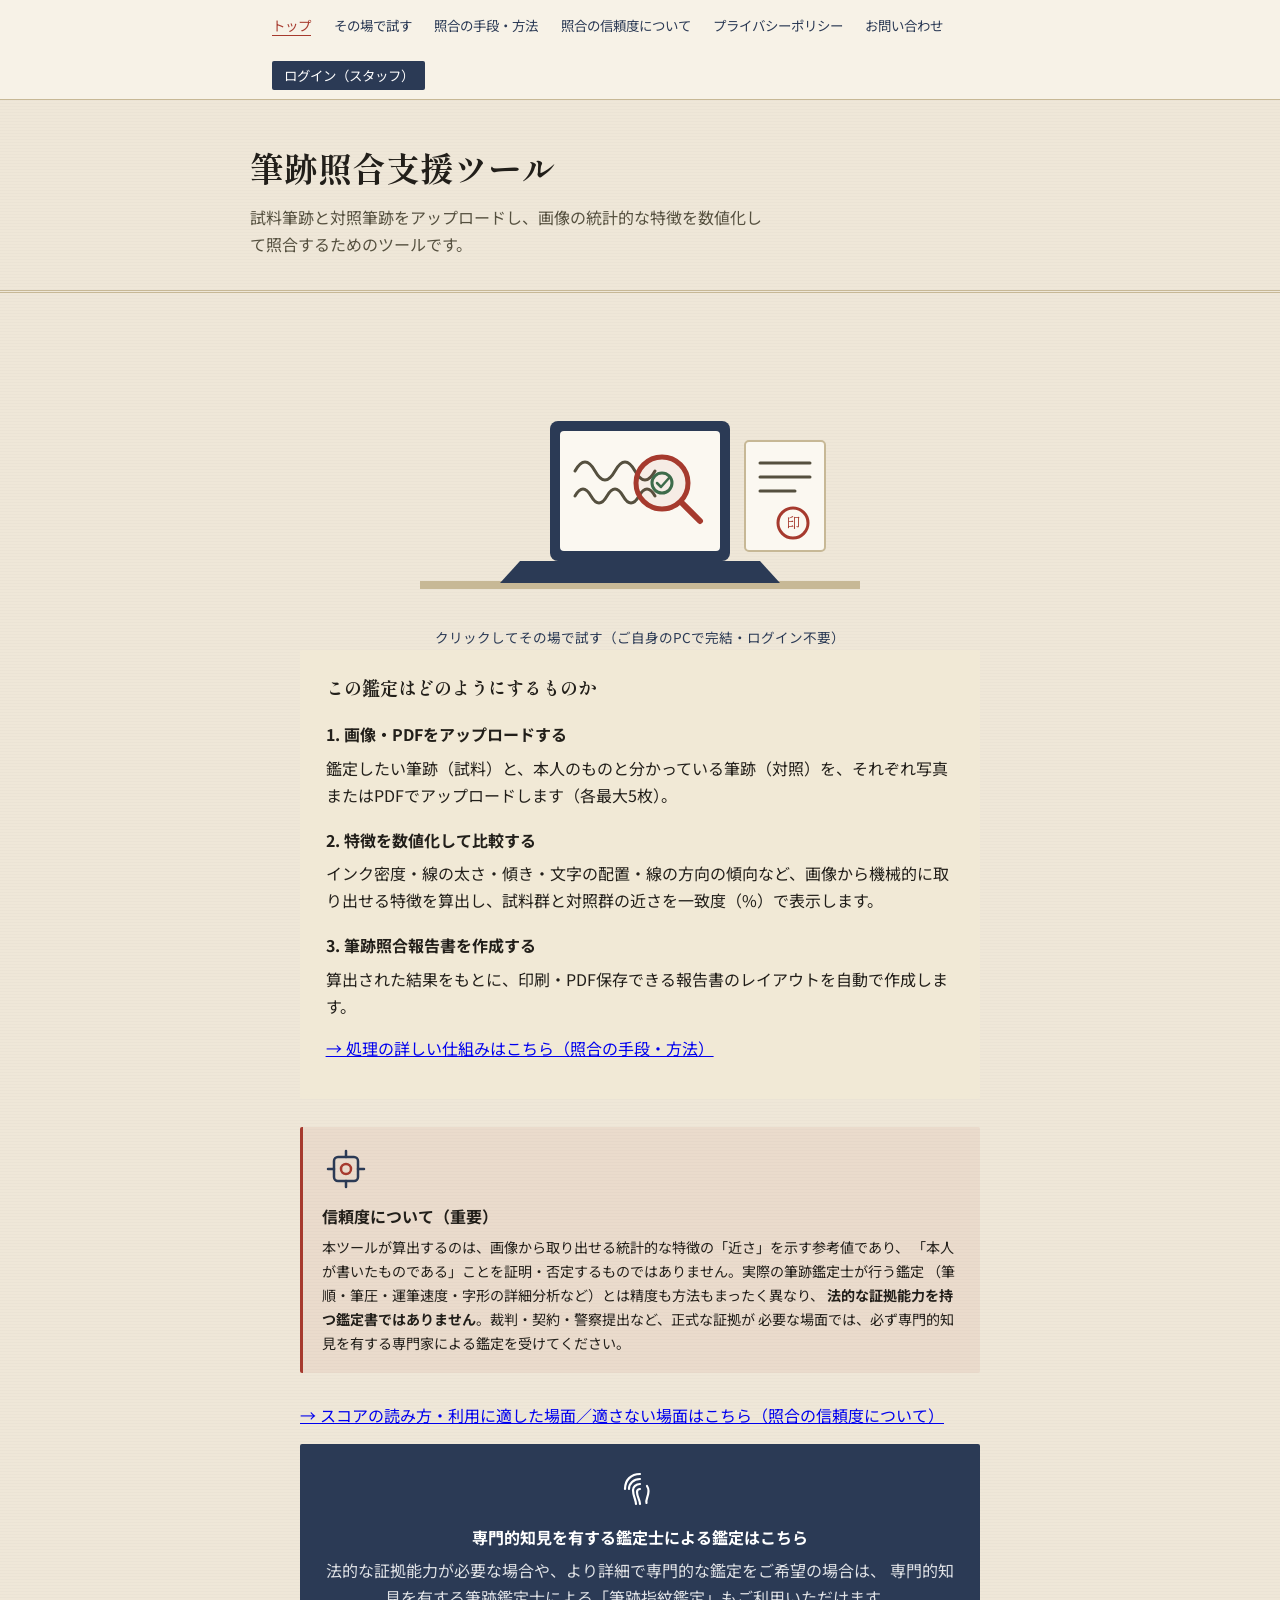
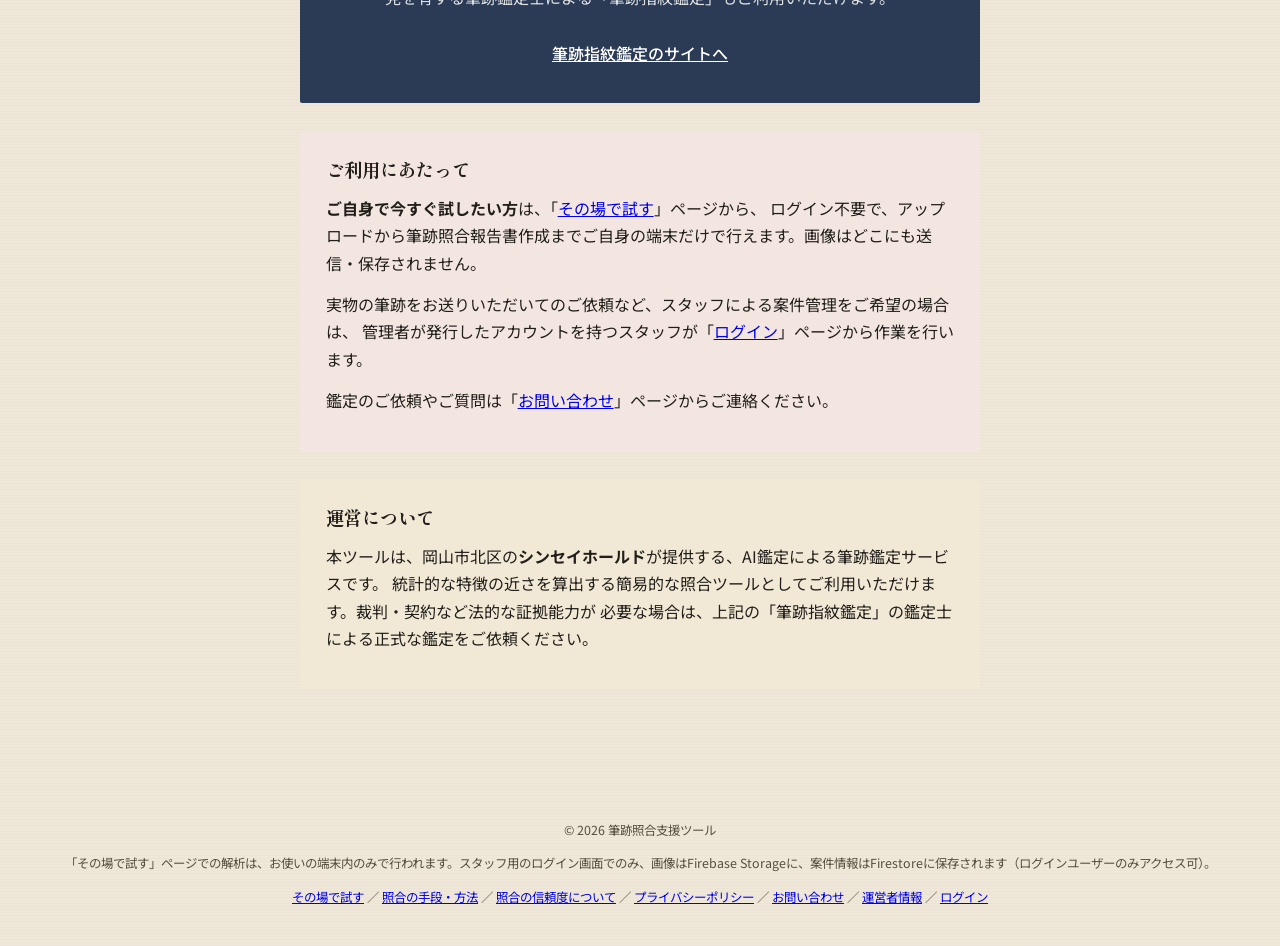
<file: index.html>
<!DOCTYPE html>
<html lang="ja">
<head>
<meta charset="UTF-8">
<meta name="viewport" content="width=device-width, initial-scale=1.0">
<title>AI鑑定による筆跡鑑定 | シンセイホールド（岡山市北区）</title>
<meta name="description" content="岡山市北区のシンセイホールドが提供する、AI鑑定による筆跡鑑定サービスです。試料と対照筆跡をアップロードし、統計的な特徴を数値化して照合します。より専門的な鑑定をご希望の方は、鑑定士による筆跡指紋鑑定もご案内しています。">
<meta name="keywords" content="AI鑑定,筆跡鑑定,筆跡指紋鑑定,シンセイホールド,岡山市北区">
<meta name="robots" content="index,follow">
<link rel="canonical" href="https://leben-k.github.io/ai-kantei/index.html">
<meta property="og:type" content="website">
<meta property="og:title" content="AI鑑定による筆跡鑑定 | シンセイホールド（岡山市北区）">
<meta property="og:description" content="試料と対照筆跡をアップロードし、統計的な特徴を数値化して照合するAI鑑定ツール。岡山市北区のシンセイホールドが提供するサービスです。">
<meta property="og:url" content="https://leben-k.github.io/ai-kantei/index.html">
<link rel="sitemap" type="application/xml" href="sitemap.xml">
<link rel="icon" type="image/png" sizes="32x32" href="favicon-32.png">
<link rel="icon" type="image/png" sizes="16x16" href="favicon-16.png">
<link rel="apple-touch-icon" sizes="180x180" href="apple-touch-icon.png">
<link rel="shortcut icon" href="favicon.ico">
<link rel="stylesheet" href="style.css">
</head>
<body>

<nav class="site-nav" aria-label="サイト内ページ">
  <ul>
    <li><a href="index.html" aria-current="page">トップ</a></li>
    <li><a href="check.html">その場で試す</a></li>
    <li><a href="methodology.html">照合の手段・方法</a></li>
    <li><a href="reliability.html">照合の信頼度について</a></li>
    <li><a href="privacy.html">プライバシーポリシー</a></li>
    <li><a href="contact.html">お問い合わせ</a></li>
    <li><a href="login.html" class="site-nav-login">ログイン（スタッフ）</a></li>
  </ul>
</nav>

<header class="site-header">
  <div class="header-inner">
    <div class="header-text">
      <h1>筆跡照合支援ツール</h1>
      <p class="lede">試料筆跡と対照筆跡をアップロードし、画像の統計的な特徴を数値化して照合するためのツールです。</p>
    </div>
  </div>
</header>

<main>

  <a class="hero-illustration-link" href="check.html" aria-label="その場で試す（ご自身のPCで完結）">
    <svg class="hero-illustration" viewBox="0 0 480 260" xmlns="http://www.w3.org/2000/svg" role="img" aria-hidden="true">
      <!-- 机 -->
      <rect x="20" y="230" width="440" height="8" fill="var(--line)"/>
      <!-- ノートPC本体 -->
      <path d="M120 210 L360 210 L380 232 L100 232 Z" fill="var(--navy)"/>
      <rect x="150" y="70" width="180" height="140" rx="8" fill="var(--navy)"/>
      <rect x="160" y="80" width="160" height="120" rx="4" fill="#FBF8F1"/>
      <!-- 画面の中の筆跡（波線） -->
      <path d="M175 120 q10 -18 20 0 t20 0 t20 0 t20 0" fill="none" stroke="var(--ink-soft)" stroke-width="3" stroke-linecap="round"/>
      <path d="M175 145 q8 -14 16 0 t16 0 t16 0 t16 0 t16 0" fill="none" stroke="var(--ink-soft)" stroke-width="3" stroke-linecap="round"/>
      <!-- 虫眼鏡（照合のイメージ） -->
      <circle cx="262" cy="132" r="26" fill="rgba(166,58,46,0.06)" stroke="var(--seal)" stroke-width="5"/>
      <line x1="281" y1="151" x2="300" y2="170" stroke="var(--seal)" stroke-width="6" stroke-linecap="round"/>
      <!-- 一致度バッジ -->
      <circle cx="262" cy="132" r="10" fill="none" stroke="var(--good)" stroke-width="3"/>
      <path d="M257 132 l4 4 l8 -9" fill="none" stroke="var(--good)" stroke-width="2.5" stroke-linecap="round" stroke-linejoin="round"/>
      <!-- 右側の書類（筆跡照合報告書のイメージ） -->
      <rect x="345" y="90" width="80" height="110" rx="4" fill="#FBF8F1" stroke="var(--line)" stroke-width="2"/>
      <line x1="360" y1="112" x2="410" y2="112" stroke="var(--ink-soft)" stroke-width="3" stroke-linecap="round"/>
      <line x1="360" y1="126" x2="410" y2="126" stroke="var(--ink-soft)" stroke-width="3" stroke-linecap="round"/>
      <line x1="360" y1="140" x2="395" y2="140" stroke="var(--ink-soft)" stroke-width="3" stroke-linecap="round"/>
      <circle cx="393" cy="172" r="15" fill="none" stroke="var(--seal)" stroke-width="3"/>
      <text x="393" y="177" text-anchor="middle" font-family="'Shippori Mincho',serif" font-size="14" fill="var(--seal)">印</text>
    </svg>
    <span class="hero-illustration-caption">クリックしてその場で試す（ご自身のPCで完結・ログイン不要）</span>
  </a>

  <article class="article">

    <section>
      <h2>この鑑定はどのようにするものか</h2>
      <h3>1. 画像・PDFをアップロードする</h3>
      <p>鑑定したい筆跡（試料）と、本人のものと分かっている筆跡（対照）を、それぞれ写真またはPDFでアップロードします（各最大5枚）。</p>
      <h3>2. 特徴を数値化して比較する</h3>
      <p>インク密度・線の太さ・傾き・文字の配置・線の方向の傾向など、画像から機械的に取り出せる特徴を算出し、試料群と対照群の近さを一致度（%）で表示します。</p>
      <h3>3. 筆跡照合報告書を作成する</h3>
      <p>算出された結果をもとに、印刷・PDF保存できる報告書のレイアウトを自動で作成します。</p>
      <p><a href="methodology.html">→ 処理の詳しい仕組みはこちら（照合の手段・方法）</a></p>
    </section>

    <section class="note-box">
      <svg class="section-icon" viewBox="0 0 48 48" role="img" aria-hidden="true">
        <rect x="12" y="12" width="24" height="24" rx="4" fill="none" stroke="var(--navy)" stroke-width="2.5"/>
        <circle cx="24" cy="24" r="5" fill="none" stroke="var(--seal)" stroke-width="2.5"/>
        <line x1="24" y1="6" x2="24" y2="12" stroke="var(--navy)" stroke-width="2.5" stroke-linecap="round"/>
        <line x1="24" y1="36" x2="24" y2="42" stroke="var(--navy)" stroke-width="2.5" stroke-linecap="round"/>
        <line x1="6" y1="24" x2="12" y2="24" stroke="var(--navy)" stroke-width="2.5" stroke-linecap="round"/>
        <line x1="36" y1="24" x2="42" y2="24" stroke="var(--navy)" stroke-width="2.5" stroke-linecap="round"/>
      </svg>
      <h3 style="margin-top:0;">信頼度について（重要）</h3>
      <p style="margin-bottom:0;">
        本ツールが算出するのは、画像から取り出せる統計的な特徴の「近さ」を示す参考値であり、
        「本人が書いたものである」ことを証明・否定するものではありません。実際の筆跡鑑定士が行う鑑定
        （筆順・筆圧・運筆速度・字形の詳細分析など）とは精度も方法もまったく異なり、
        <strong>法的な証拠能力を持つ鑑定書ではありません</strong>。裁判・契約・警察提出など、正式な証拠が
        必要な場面では、必ず専門的知見を有する専門家による鑑定を受けてください。
      </p>
    </section>
    <p><a href="reliability.html">→ スコアの読み方・利用に適した場面／適さない場面はこちら（照合の信頼度について）</a></p>

    <section class="expert-callout">
      <svg class="section-icon" viewBox="0 0 48 48" role="img" aria-hidden="true">
        <path d="M24 8c-9 0-15 6-15 15" fill="none" stroke="#fff" stroke-width="2.2" stroke-linecap="round"/>
        <path d="M24 13c-6.5 0-11 4.5-11 10" fill="none" stroke="#fff" stroke-width="2.2" stroke-linecap="round"/>
        <path d="M24 18c-4 0-7 3-7 6 0 6 3 10 3 14" fill="none" stroke="#fff" stroke-width="2.2" stroke-linecap="round"/>
        <path d="M24 23c-1.6 0-3 1.3-3 3 0 5 3 8 3 12" fill="none" stroke="#fff" stroke-width="2.2" stroke-linecap="round"/>
        <path d="M31 20c1 1.5 1.5 3.2 1.5 5 0 6-3 8-2 12" fill="none" stroke="#fff" stroke-width="2.2" stroke-linecap="round"/>
      </svg>
      <h3>専門的知見を有する鑑定士による鑑定はこちら</h3>
      <p>
        法的な証拠能力が必要な場合や、より詳細で専門的な鑑定をご希望の場合は、
        専門的知見を有する筆跡鑑定士による「筆跡指紋鑑定」もご利用いただけます。
      </p>
      <a class="btn btn-primary expert-callout-link" href="https://leben-k.github.io/kantei-site/index.html">
        筆跡指紋鑑定のサイトへ
      </a>
    </section>

    <section>
      <h2>ご利用にあたって</h2>
      <p>
        <strong>ご自身で今すぐ試したい方</strong>は、「<a href="check.html">その場で試す</a>」ページから、
        ログイン不要で、アップロードから筆跡照合報告書作成までご自身の端末だけで行えます。画像はどこにも送信・保存されません。
      </p>
      <p>
        実物の筆跡をお送りいただいてのご依頼など、スタッフによる案件管理をご希望の場合は、
        管理者が発行したアカウントを持つスタッフが「<a href="login.html">ログイン</a>」ページから作業を行います。
      </p>
      <p>
        鑑定のご依頼やご質問は「<a href="contact.html">お問い合わせ</a>」ページからご連絡ください。
      </p>
    </section>

    <section>
      <h2>運営について</h2>
      <p>
        本ツールは、岡山市北区の<strong>シンセイホールド</strong>が提供する、AI鑑定による筆跡鑑定サービスです。
        統計的な特徴の近さを算出する簡易的な照合ツールとしてご利用いただけます。裁判・契約など法的な証拠能力が
        必要な場合は、上記の「筆跡指紋鑑定」の鑑定士による正式な鑑定をご依頼ください。
      </p>
    </section>

  </article>
</main>

<footer class="site-footer">
  <p class="site-copyright">© <span class="js-copyright-year">2026</span> 筆跡照合支援ツール</p>
  <p>「その場で試す」ページでの解析は、お使いの端末内のみで行われます。スタッフ用のログイン画面でのみ、画像はFirebase Storageに、案件情報はFirestoreに保存されます（ログインユーザーのみアクセス可）。</p>
  <p><a href="check.html">その場で試す</a> ／ <a href="methodology.html">照合の手段・方法</a> ／ <a href="reliability.html">照合の信頼度について</a> ／ <a href="privacy.html">プライバシーポリシー</a> ／ <a href="contact.html">お問い合わせ</a> ／ <a href="operator.html">運営者情報</a> ／ <a href="login.html">ログイン</a></p>
</footer>

<script src="copyright.js"></script>
</body>
</html>
</file>
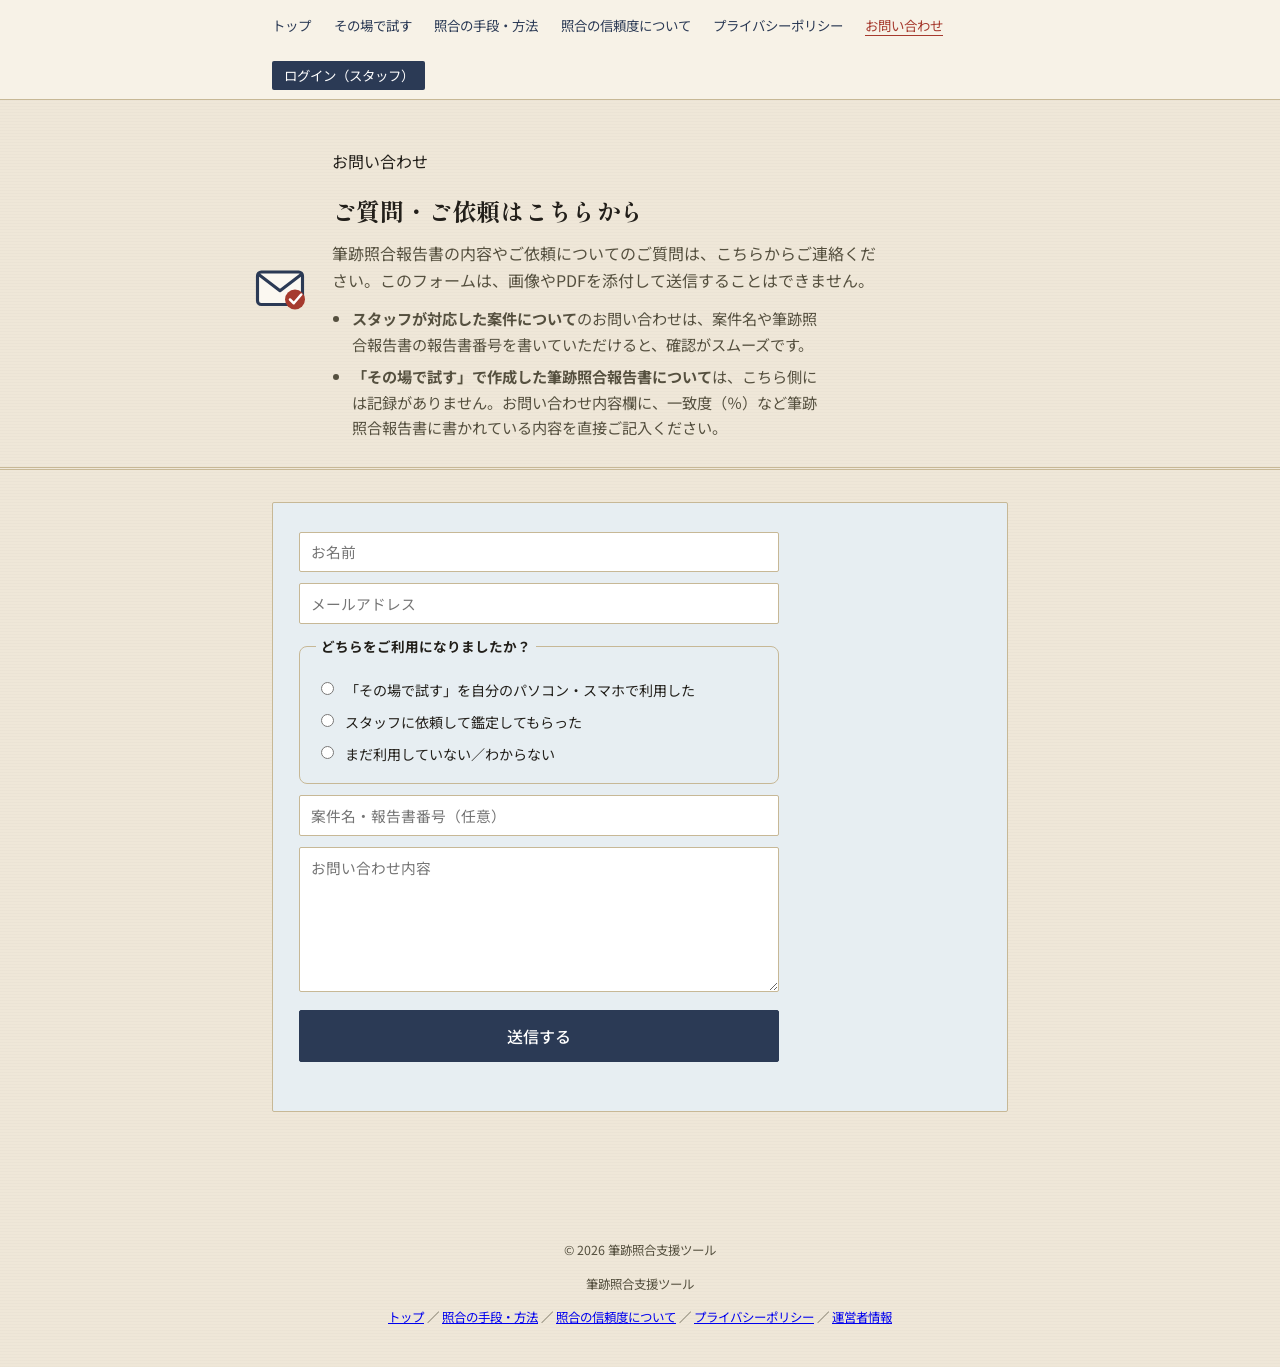
<file: contact.html>
<!DOCTYPE html>
<html lang="ja">
<head>
<meta charset="UTF-8">
<meta name="viewport" content="width=device-width, initial-scale=1.0">
<title>お問い合わせ | 筆跡照合支援ツール</title>
<link rel="icon" type="image/png" sizes="32x32" href="favicon-32.png">
<link rel="icon" type="image/png" sizes="16x16" href="favicon-16.png">
<link rel="apple-touch-icon" sizes="180x180" href="apple-touch-icon.png">
<link rel="shortcut icon" href="favicon.ico">
<link rel="stylesheet" href="style.css">
</head>
<body>

<nav class="site-nav" aria-label="サイト内ページ">
  <ul>
    <li><a href="index.html">トップ</a></li>
    <li><a href="check.html">その場で試す</a></li>
    <li><a href="methodology.html">照合の手段・方法</a></li>
    <li><a href="reliability.html">照合の信頼度について</a></li>
    <li><a href="privacy.html">プライバシーポリシー</a></li>
    <li><a href="contact.html" aria-current="page">お問い合わせ</a></li>
    <li><a href="login.html" class="site-nav-login">ログイン（スタッフ）</a></li>
  </ul>
</nav>

<header class="page-header">
  <div class="header-inner">
    <svg class="page-header-icon" viewBox="0 0 48 48" role="img" aria-hidden="true">
      <rect x="6" y="12" width="36" height="26" rx="3" fill="#FBF8F1" stroke="var(--navy)" stroke-width="2.5"/>
      <path d="M7 14 L24 27 L41 14" fill="none" stroke="var(--navy)" stroke-width="2.5" stroke-linecap="round" stroke-linejoin="round"/>
      <circle cx="36" cy="34" r="8" fill="var(--seal)"/>
      <path d="M32 34 l3 3 l6 -7" fill="none" stroke="#fff" stroke-width="2" stroke-linecap="round" stroke-linejoin="round"/>
    </svg>
    <div class="page-header-text">
      <p class="eyebrow-none">お問い合わせ</p>
      <h1>ご質問・ご依頼はこちらから</h1>
      <p class="lede">
        筆跡照合報告書の内容やご依頼についてのご質問は、こちらからご連絡ください。このフォームは、画像やPDFを添付して送信することはできません。
      </p>
      <ul class="lede-notes">
        <li><strong>スタッフが対応した案件について</strong>のお問い合わせは、案件名や筆跡照合報告書の報告書番号を書いていただけると、確認がスムーズです。</li>
        <li><strong>「その場で試す」で作成した筆跡照合報告書について</strong>は、こちら側には記録がありません。お問い合わせ内容欄に、一致度（％）など筆跡照合報告書に書かれている内容を直接ご記入ください。</li>
      </ul>
    </div>
  </div>
</header>

<main>
  <section class="panel panel--sky">
    <form id="inquiry-form" class="inquiry-form">
      <input type="text" name="name" placeholder="お名前" required>
      <input type="email" name="email" placeholder="メールアドレス" required>

      <fieldset class="inquiry-usage">
        <legend>どちらをご利用になりましたか？</legend>
        <label class="radio-option">
          <input type="radio" name="usage_type" value="その場で試す（自己完結版）" required>
          「その場で試す」を自分のパソコン・スマホで利用した
        </label>
        <label class="radio-option">
          <input type="radio" name="usage_type" value="スタッフによる鑑定（ログイン版）">
          スタッフに依頼して鑑定してもらった
        </label>
        <label class="radio-option">
          <input type="radio" name="usage_type" value="まだ利用していない・分からない">
          まだ利用していない／わからない
        </label>
      </fieldset>

      <input type="text" name="reference" id="inquiry-reference" placeholder="案件名・報告書番号（任意）">
      <textarea name="message" placeholder="お問い合わせ内容" rows="6" required></textarea>
      <button type="submit" class="btn btn-primary">送信する</button>
      <p class="hint" id="inquiry-status"></p>
    </form>
  </section>
</main>

<footer class="site-footer">
  <p class="site-copyright">© <span class="js-copyright-year">2026</span> 筆跡照合支援ツール</p>
  <p>筆跡照合支援ツール</p>
  <p><a href="index.html">トップ</a> ／ <a href="methodology.html">照合の手段・方法</a> ／ <a href="reliability.html">照合の信頼度について</a> ／ <a href="privacy.html">プライバシーポリシー</a> ／ <a href="operator.html">運営者情報</a></p>
</footer>

<script src="contact.js"></script>
<script src="copyright.js"></script>
</body>
</html>
</file>
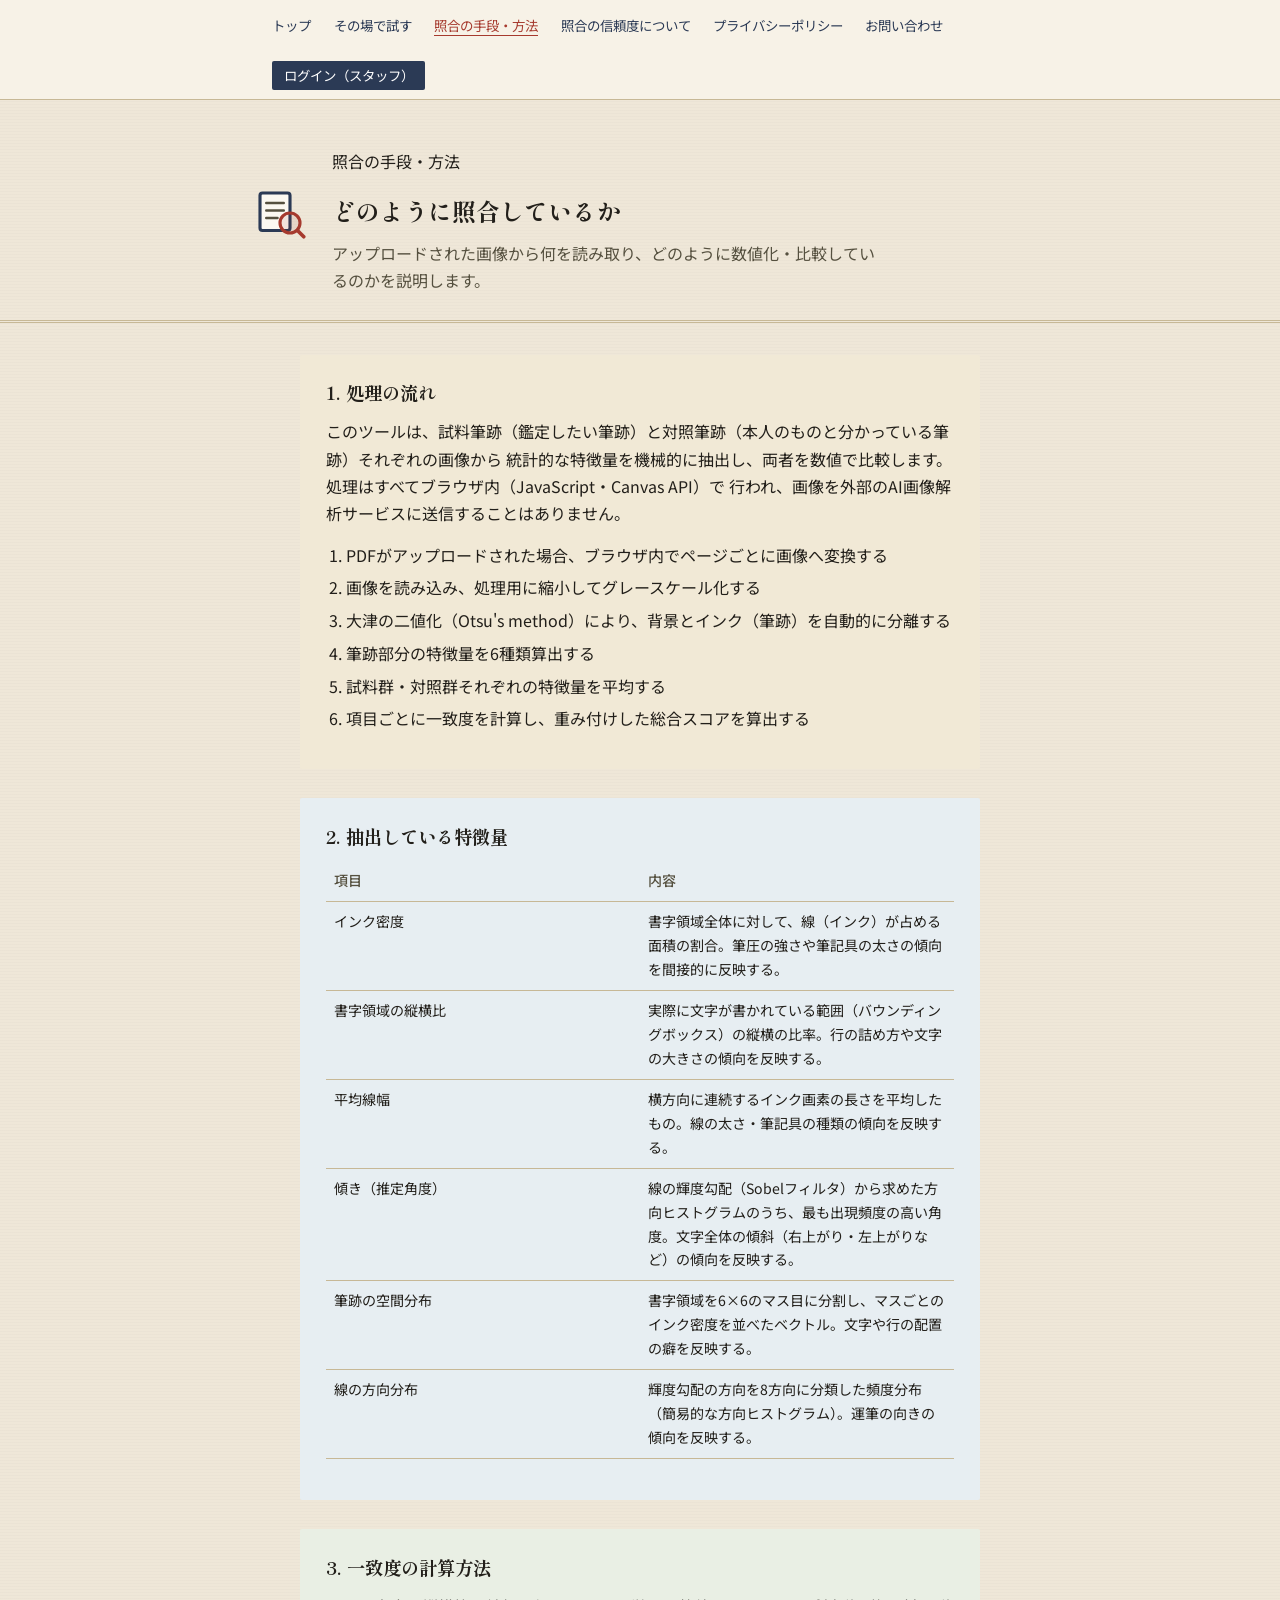
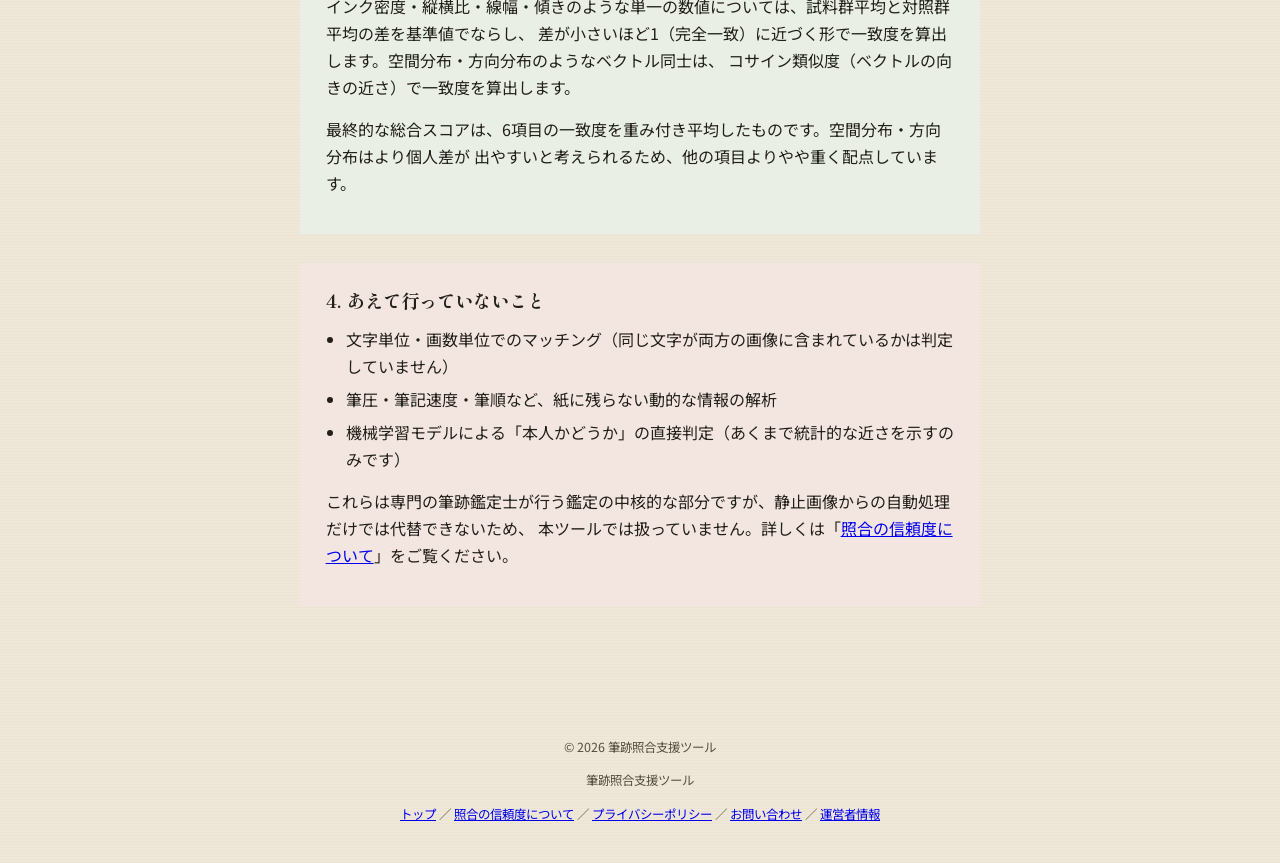
<file: methodology.html>
<!DOCTYPE html>
<html lang="ja">
<head>
<meta charset="UTF-8">
<meta name="viewport" content="width=device-width, initial-scale=1.0">
<title>照合の手段・方法 | 筆跡照合支援ツール</title>
<link rel="icon" type="image/png" sizes="32x32" href="favicon-32.png">
<link rel="icon" type="image/png" sizes="16x16" href="favicon-16.png">
<link rel="apple-touch-icon" sizes="180x180" href="apple-touch-icon.png">
<link rel="shortcut icon" href="favicon.ico">
<link rel="stylesheet" href="style.css">
</head>
<body>

<nav class="site-nav" aria-label="サイト内ページ">
  <ul>
    <li><a href="index.html">トップ</a></li>
    <li><a href="check.html">その場で試す</a></li>
    <li><a href="methodology.html" aria-current="page">照合の手段・方法</a></li>
    <li><a href="reliability.html">照合の信頼度について</a></li>
    <li><a href="privacy.html">プライバシーポリシー</a></li>
    <li><a href="contact.html">お問い合わせ</a></li>
    <li><a href="login.html" class="site-nav-login">ログイン（スタッフ）</a></li>
  </ul>
</nav>

<header class="page-header">
  <div class="header-inner">
    <svg class="page-header-icon" viewBox="0 0 48 48" role="img" aria-hidden="true">
      <rect x="8" y="8" width="24" height="30" rx="2" fill="#FBF8F1" stroke="var(--navy)" stroke-width="2.5"/>
      <line x1="13" y1="16" x2="27" y2="16" stroke="var(--ink-soft)" stroke-width="2" stroke-linecap="round"/>
      <line x1="13" y1="22" x2="27" y2="22" stroke="var(--ink-soft)" stroke-width="2" stroke-linecap="round"/>
      <line x1="13" y1="28" x2="22" y2="28" stroke="var(--ink-soft)" stroke-width="2" stroke-linecap="round"/>
      <circle cx="32" cy="32" r="8" fill="rgba(166,58,46,0.1)" stroke="var(--seal)" stroke-width="2.5"/>
      <line x1="38" y1="38" x2="43" y2="43" stroke="var(--seal)" stroke-width="3" stroke-linecap="round"/>
    </svg>
    <div class="page-header-text">
      <p class="eyebrow-none">照合の手段・方法</p>
      <h1>どのように照合しているか</h1>
      <p class="lede">アップロードされた画像から何を読み取り、どのように数値化・比較しているのかを説明します。</p>
    </div>
  </div>
</header>

<main>
  <article class="article">

    <section>
      <h2>1. 処理の流れ</h2>
      <p>
        このツールは、試料筆跡（鑑定したい筆跡）と対照筆跡（本人のものと分かっている筆跡）それぞれの画像から
        統計的な特徴量を機械的に抽出し、両者を数値で比較します。処理はすべてブラウザ内（JavaScript・Canvas API）で
        行われ、画像を外部のAI画像解析サービスに送信することはありません。
      </p>
      <ol>
        <li>PDFがアップロードされた場合、ブラウザ内でページごとに画像へ変換する</li>
        <li>画像を読み込み、処理用に縮小してグレースケール化する</li>
        <li>大津の二値化（Otsu's method）により、背景とインク（筆跡）を自動的に分離する</li>
        <li>筆跡部分の特徴量を6種類算出する</li>
        <li>試料群・対照群それぞれの特徴量を平均する</li>
        <li>項目ごとに一致度を計算し、重み付けした総合スコアを算出する</li>
      </ol>
    </section>

    <section>
      <h2>2. 抽出している特徴量</h2>
      <table>
        <thead><tr><th>項目</th><th>内容</th></tr></thead>
        <tbody>
          <tr><td>インク密度</td><td>書字領域全体に対して、線（インク）が占める面積の割合。筆圧の強さや筆記具の太さの傾向を間接的に反映する。</td></tr>
          <tr><td>書字領域の縦横比</td><td>実際に文字が書かれている範囲（バウンディングボックス）の縦横の比率。行の詰め方や文字の大きさの傾向を反映する。</td></tr>
          <tr><td>平均線幅</td><td>横方向に連続するインク画素の長さを平均したもの。線の太さ・筆記具の種類の傾向を反映する。</td></tr>
          <tr><td>傾き（推定角度）</td><td>線の輝度勾配（Sobelフィルタ）から求めた方向ヒストグラムのうち、最も出現頻度の高い角度。文字全体の傾斜（右上がり・左上がりなど）の傾向を反映する。</td></tr>
          <tr><td>筆跡の空間分布</td><td>書字領域を6×6のマス目に分割し、マスごとのインク密度を並べたベクトル。文字や行の配置の癖を反映する。</td></tr>
          <tr><td>線の方向分布</td><td>輝度勾配の方向を8方向に分類した頻度分布（簡易的な方向ヒストグラム）。運筆の向きの傾向を反映する。</td></tr>
        </tbody>
      </table>
    </section>

    <section>
      <h2>3. 一致度の計算方法</h2>
      <p>
        インク密度・縦横比・線幅・傾きのような単一の数値については、試料群平均と対照群平均の差を基準値でならし、
        差が小さいほど1（完全一致）に近づく形で一致度を算出します。空間分布・方向分布のようなベクトル同士は、
        コサイン類似度（ベクトルの向きの近さ）で一致度を算出します。
      </p>
      <p>
        最終的な総合スコアは、6項目の一致度を重み付き平均したものです。空間分布・方向分布はより個人差が
        出やすいと考えられるため、他の項目よりやや重く配点しています。
      </p>
    </section>

    <section>
      <h2>4. あえて行っていないこと</h2>
      <ul>
        <li>文字単位・画数単位でのマッチング（同じ文字が両方の画像に含まれているかは判定していません）</li>
        <li>筆圧・筆記速度・筆順など、紙に残らない動的な情報の解析</li>
        <li>機械学習モデルによる「本人かどうか」の直接判定（あくまで統計的な近さを示すのみです）</li>
      </ul>
      <p>
        これらは専門の筆跡鑑定士が行う鑑定の中核的な部分ですが、静止画像からの自動処理だけでは代替できないため、
        本ツールでは扱っていません。詳しくは「<a href="reliability.html">照合の信頼度について</a>」をご覧ください。
      </p>
    </section>

  </article>
</main>

<footer class="site-footer">
  <p class="site-copyright">© <span class="js-copyright-year">2026</span> 筆跡照合支援ツール</p>
  <p>筆跡照合支援ツール</p>
  <p><a href="index.html">トップ</a> ／ <a href="reliability.html">照合の信頼度について</a> ／ <a href="privacy.html">プライバシーポリシー</a> ／ <a href="contact.html">お問い合わせ</a> ／ <a href="operator.html">運営者情報</a></p>
</footer>

<script src="copyright.js"></script>
</body>
</html>
</file>
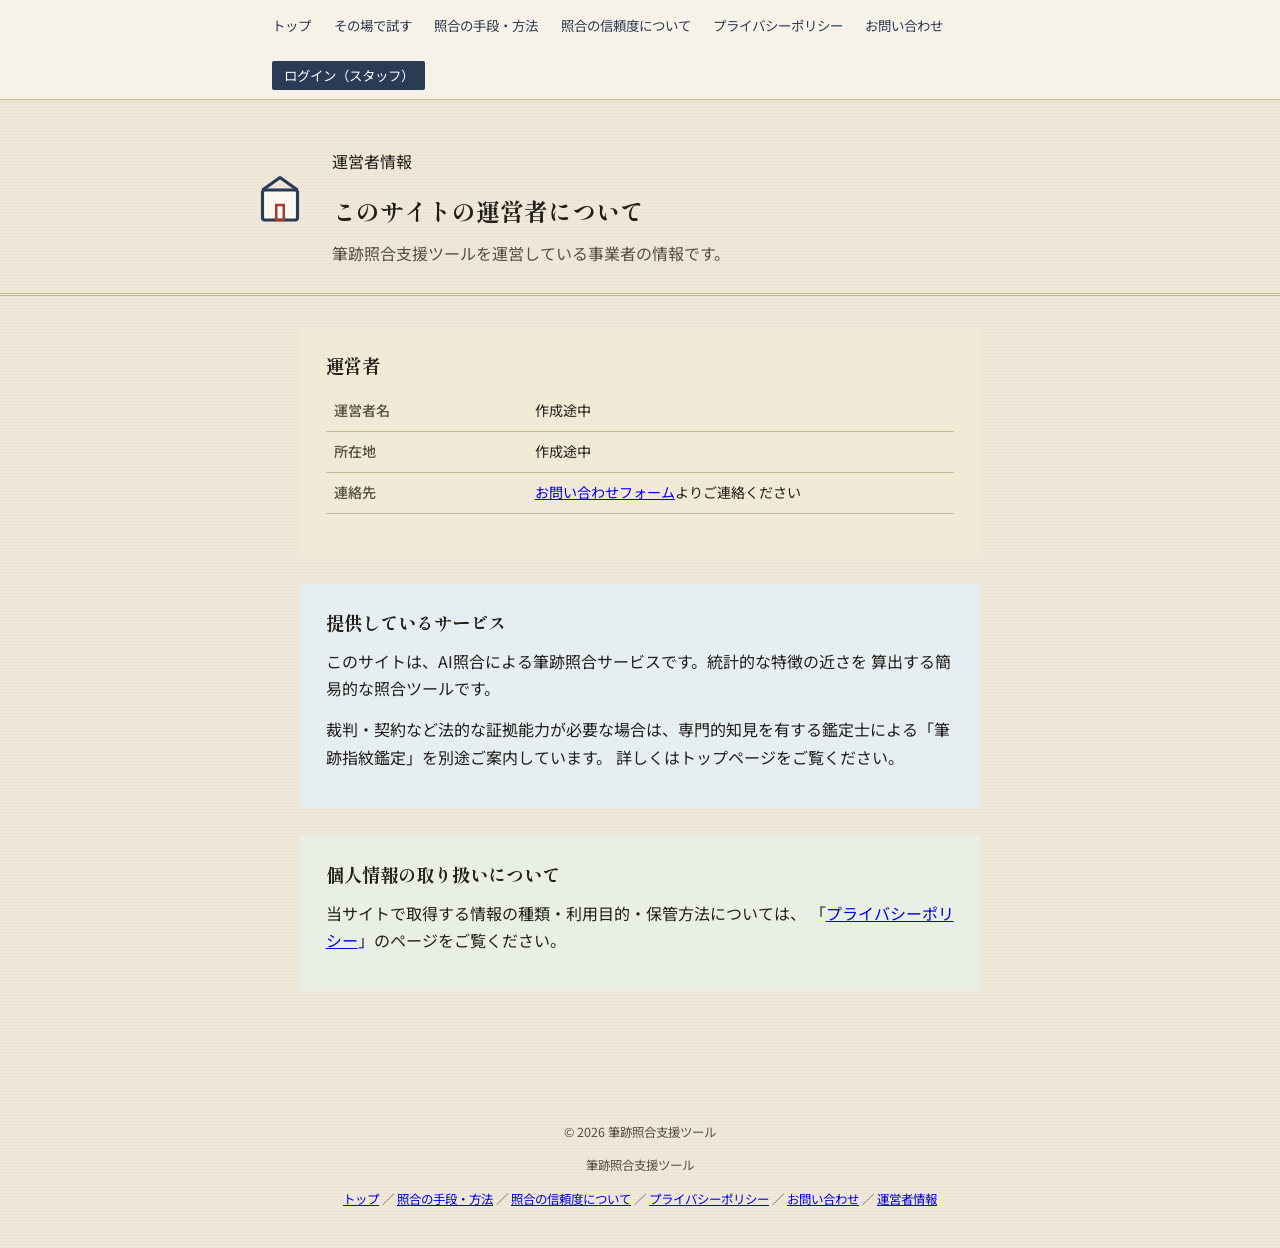
<file: operator.html>
<!DOCTYPE html>
<html lang="ja">
<head>
<meta charset="UTF-8">
<meta name="viewport" content="width=device-width, initial-scale=1.0">
<title>運営者情報 | 筆跡照合支援ツール</title>
<meta name="description" content="筆跡照合支援ツールの運営者情報です。">
<meta name="robots" content="index,follow">
<link rel="canonical" href="https://leben-k.github.io/ai-kantei/operator.html">
<link rel="icon" type="image/png" sizes="32x32" href="favicon-32.png">
<link rel="icon" type="image/png" sizes="16x16" href="favicon-16.png">
<link rel="apple-touch-icon" sizes="180x180" href="apple-touch-icon.png">
<link rel="shortcut icon" href="favicon.ico">
<link rel="stylesheet" href="style.css">
</head>
<body>

<nav class="site-nav" aria-label="サイト内ページ">
  <ul>
    <li><a href="index.html">トップ</a></li>
    <li><a href="check.html">その場で試す</a></li>
    <li><a href="methodology.html">照合の手段・方法</a></li>
    <li><a href="reliability.html">照合の信頼度について</a></li>
    <li><a href="privacy.html">プライバシーポリシー</a></li>
    <li><a href="contact.html">お問い合わせ</a></li>
    <li><a href="login.html" class="site-nav-login">ログイン（スタッフ）</a></li>
  </ul>
</nav>

<header class="page-header">
  <div class="header-inner">
    <svg class="page-header-icon" viewBox="0 0 48 48" role="img" aria-hidden="true">
      <rect x="10" y="16" width="28" height="24" rx="2" fill="#FBF8F1" stroke="var(--navy)" stroke-width="2.5"/>
      <path d="M10 16 L24 6 L38 16" fill="none" stroke="var(--navy)" stroke-width="2.5" stroke-linejoin="round"/>
      <rect x="21" y="28" width="6" height="12" fill="none" stroke="var(--seal)" stroke-width="2"/>
    </svg>
    <div class="page-header-text">
      <p class="eyebrow-none">運営者情報</p>
      <h1>このサイトの運営者について</h1>
      <p class="lede">筆跡照合支援ツールを運営している事業者の情報です。</p>
    </div>
  </div>
</header>

<main>
  <article class="article">

    <section>
      <h2>運営者</h2>
      <table>
        <tbody>
          <tr><th>運営者名</th><td>作成途中</td></tr>
          <tr><th>所在地</th><td>作成途中</td></tr>
          <tr><th>連絡先</th><td><a href="contact.html">お問い合わせフォーム</a>よりご連絡ください</td></tr>
        </tbody>
      </table>
    </section>

    <section>
      <h2>提供しているサービス</h2>
      <p>
        このサイトは、AI照合による筆跡照合サービスです。統計的な特徴の近さを
        算出する簡易的な照合ツールです。
      </p>
      <p>
        裁判・契約など法的な証拠能力が必要な場合は、専門的知見を有する鑑定士による「筆跡指紋鑑定」を別途ご案内しています。
        詳しくはトップページをご覧ください。
      </p>
    </section>

    <section>
      <h2>個人情報の取り扱いについて</h2>
      <p>
        当サイトで取得する情報の種類・利用目的・保管方法については、
        「<a href="privacy.html">プライバシーポリシー</a>」のページをご覧ください。
      </p>
    </section>

  </article>
</main>

<footer class="site-footer">
  <p class="site-copyright">© <span class="js-copyright-year">2026</span> 筆跡照合支援ツール</p>
  <p>筆跡照合支援ツール</p>
  <p><a href="index.html">トップ</a> ／ <a href="methodology.html">照合の手段・方法</a> ／ <a href="reliability.html">照合の信頼度について</a> ／ <a href="privacy.html">プライバシーポリシー</a> ／ <a href="contact.html">お問い合わせ</a> ／ <a href="operator.html">運営者情報</a></p>
</footer>

<script src="copyright.js"></script>
</body>
</html>
</file>
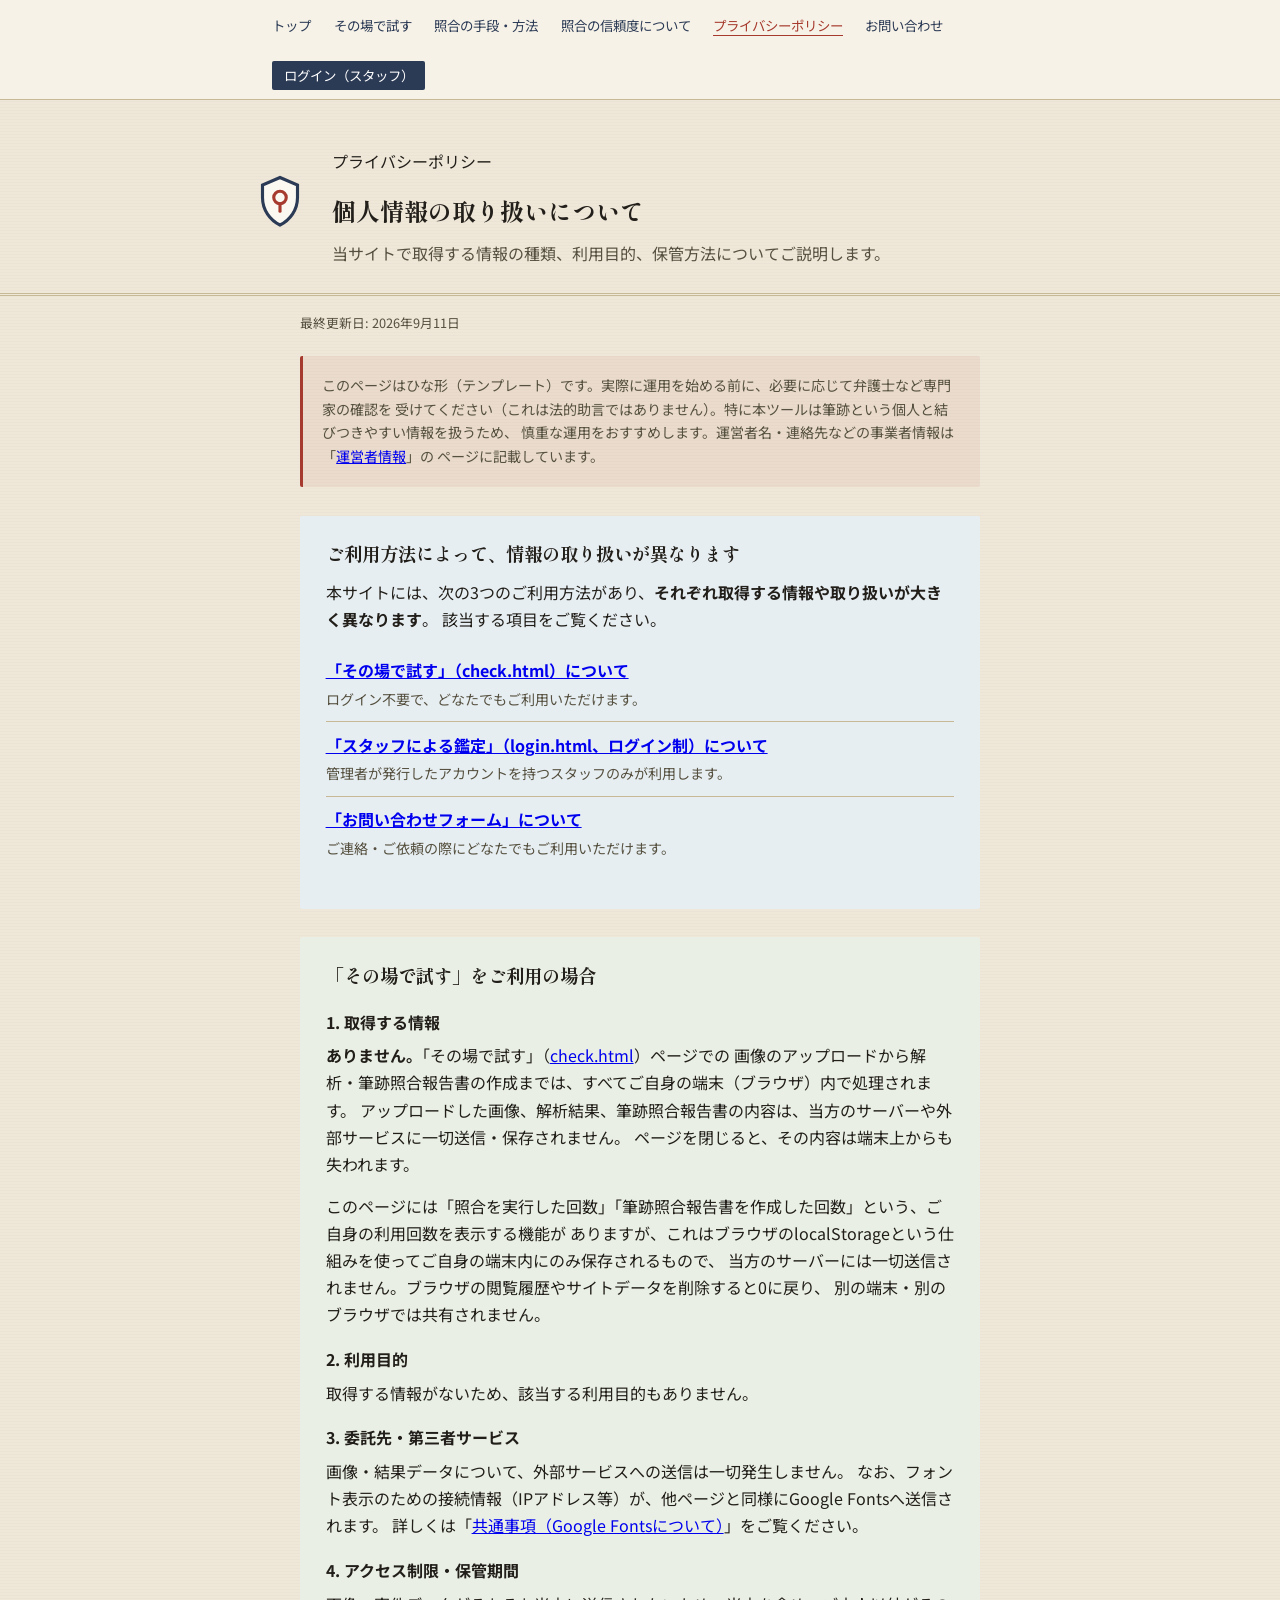
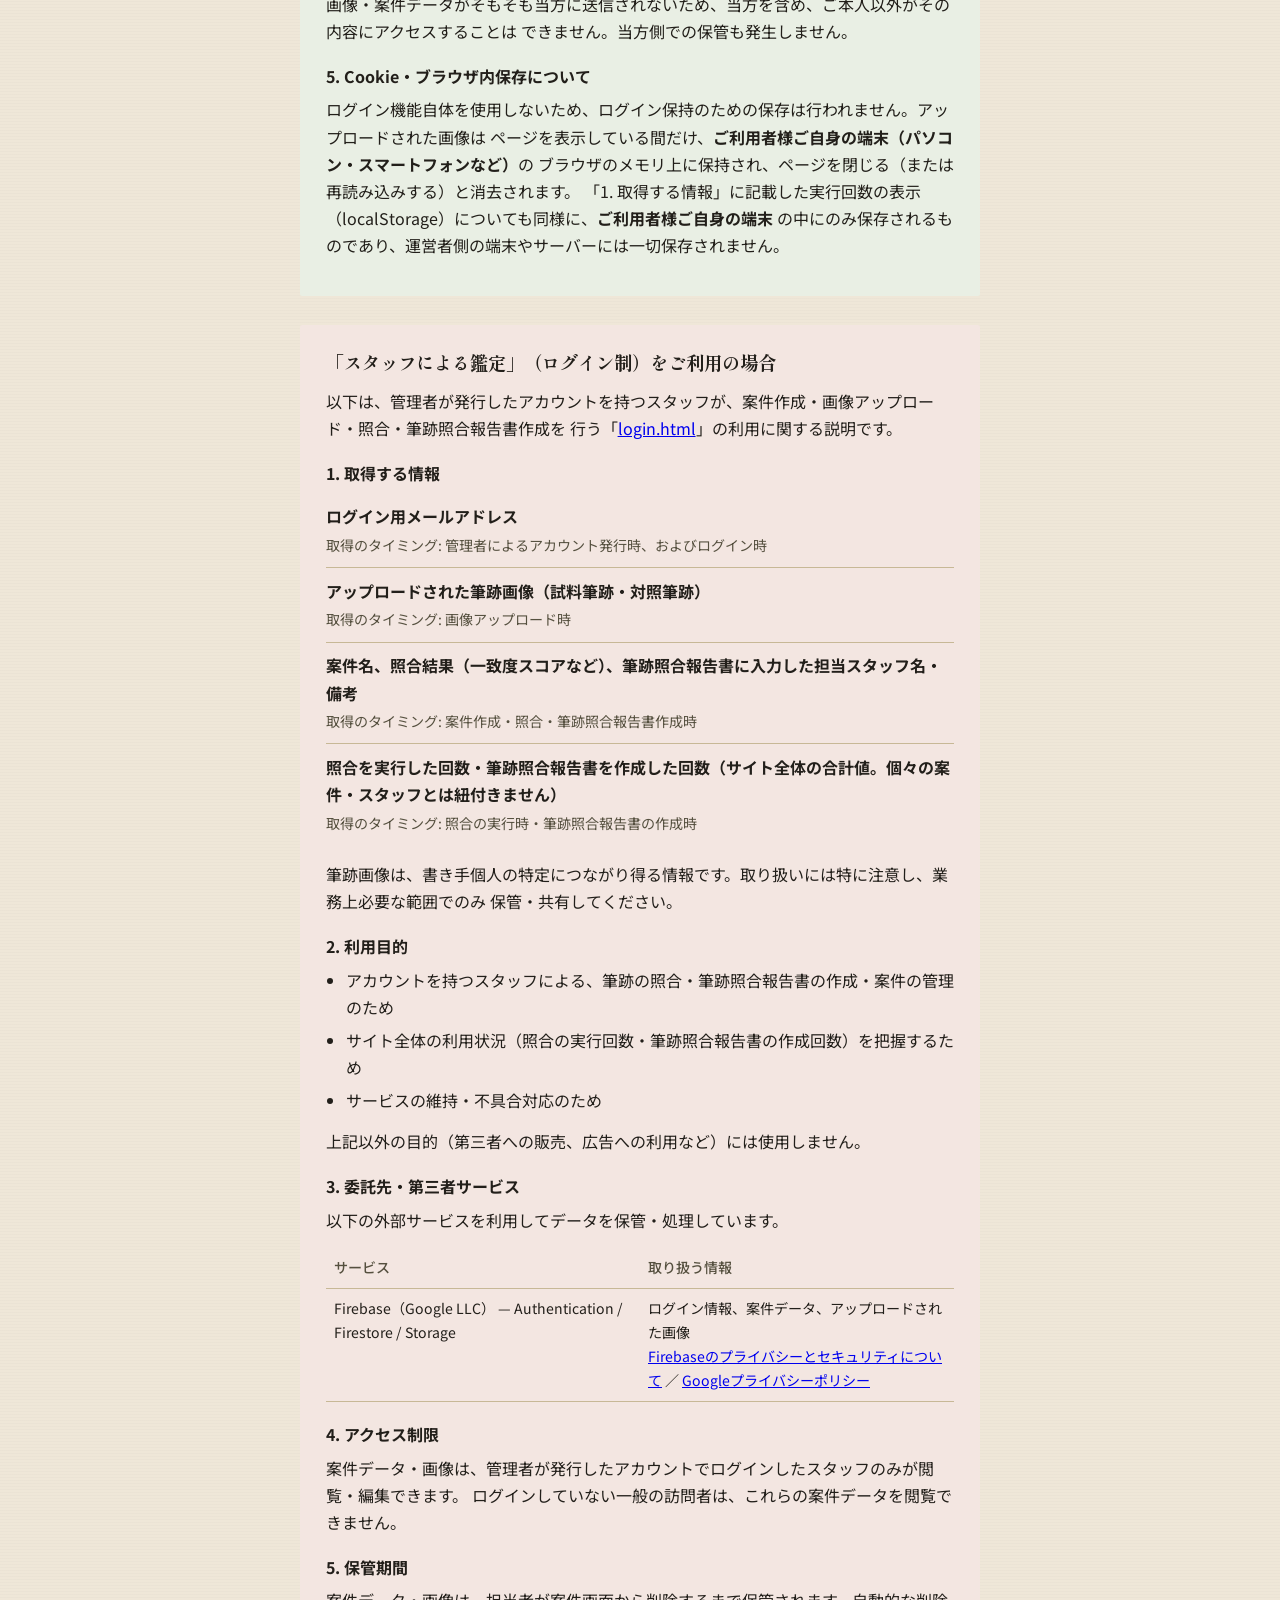
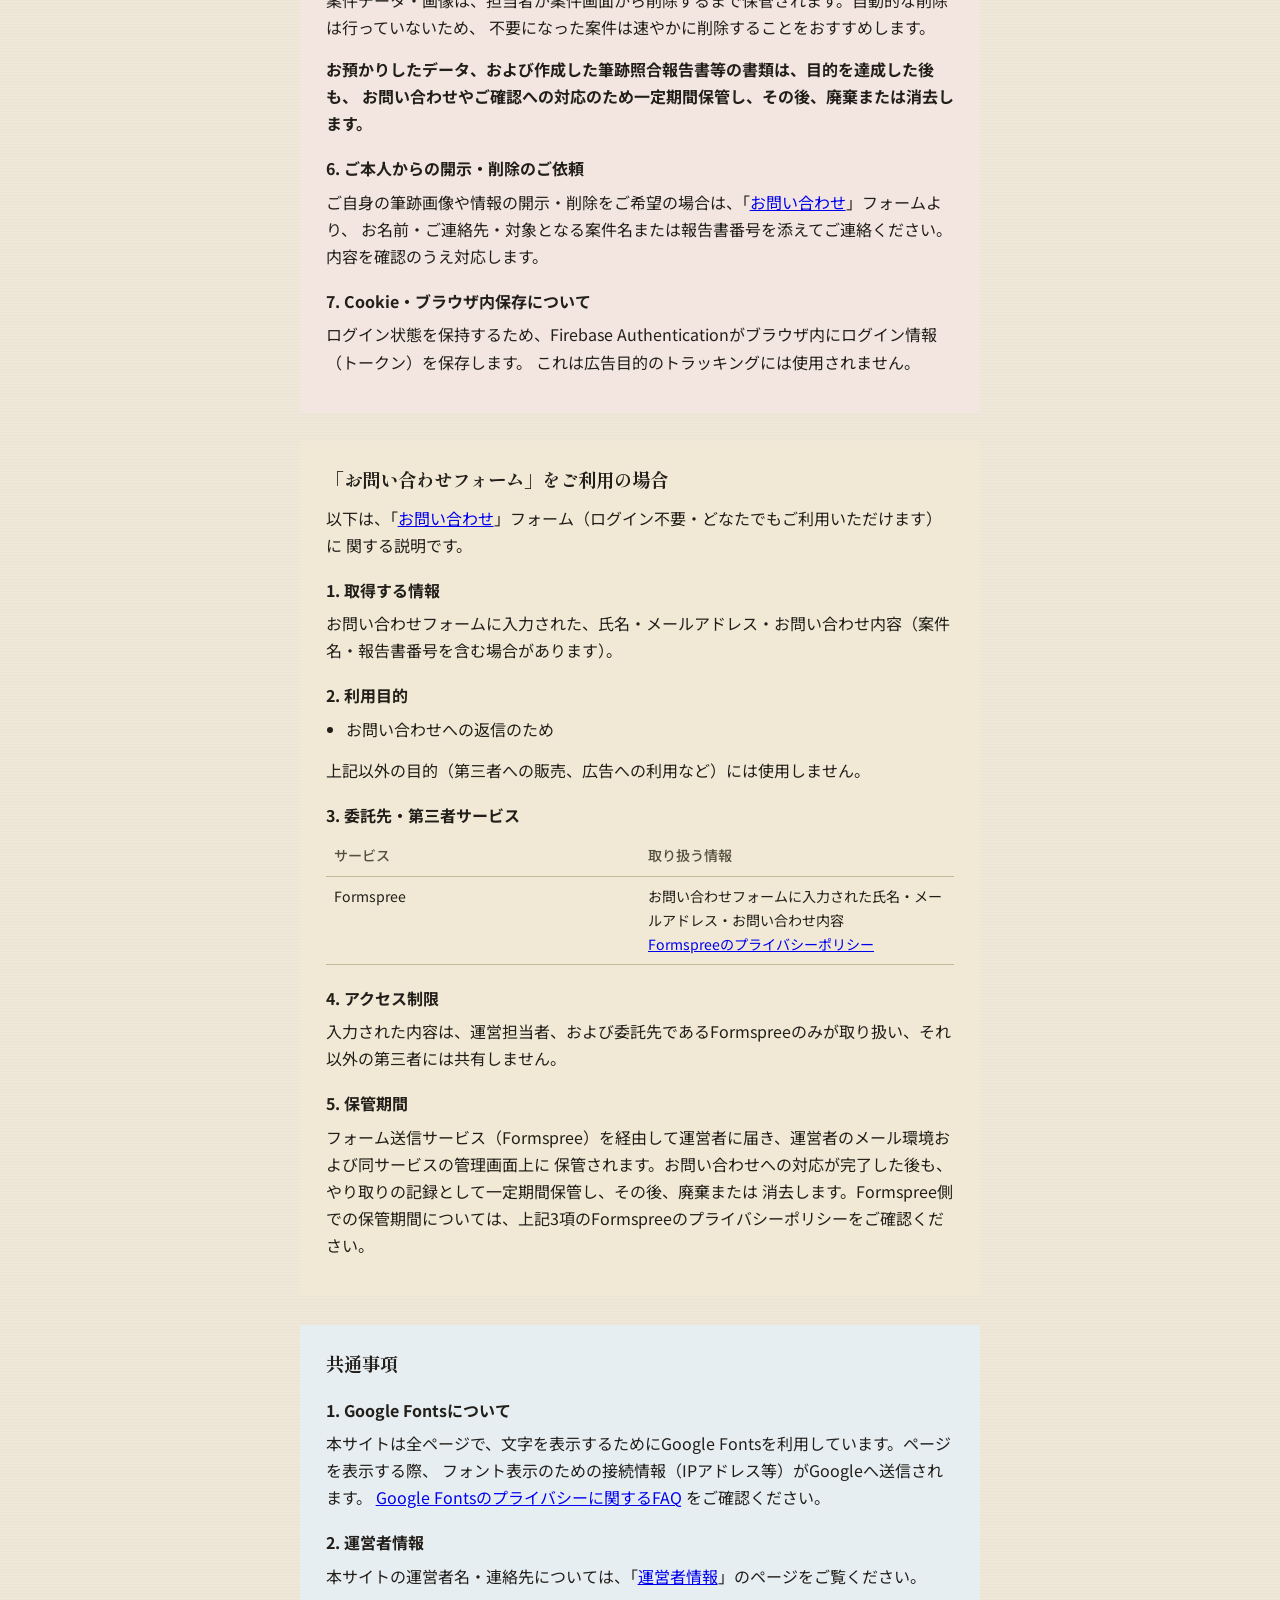
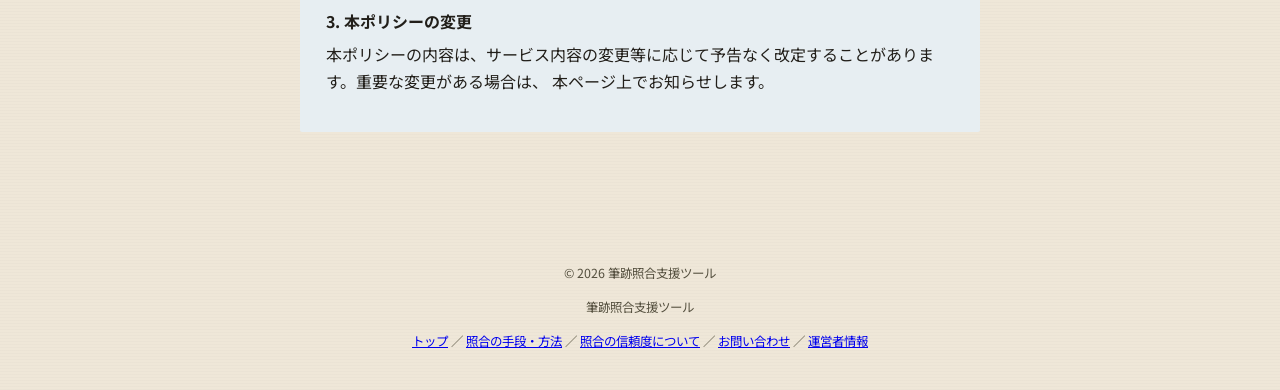
<file: privacy.html>
<!DOCTYPE html>
<html lang="ja">
<head>
<meta charset="UTF-8">
<meta name="viewport" content="width=device-width, initial-scale=1.0">
<title>プライバシーポリシー | 筆跡照合支援ツール</title>
<link rel="icon" type="image/png" sizes="32x32" href="favicon-32.png">
<link rel="icon" type="image/png" sizes="16x16" href="favicon-16.png">
<link rel="apple-touch-icon" sizes="180x180" href="apple-touch-icon.png">
<link rel="shortcut icon" href="favicon.ico">
<link rel="stylesheet" href="style.css">
</head>
<body>

<nav class="site-nav" aria-label="サイト内ページ">
  <ul>
    <li><a href="index.html">トップ</a></li>
    <li><a href="check.html">その場で試す</a></li>
    <li><a href="methodology.html">照合の手段・方法</a></li>
    <li><a href="reliability.html">照合の信頼度について</a></li>
    <li><a href="privacy.html" aria-current="page">プライバシーポリシー</a></li>
    <li><a href="contact.html">お問い合わせ</a></li>
    <li><a href="login.html" class="site-nav-login">ログイン（スタッフ）</a></li>
  </ul>
</nav>

<header class="page-header">
  <div class="header-inner">
    <svg class="page-header-icon" viewBox="0 0 48 48" role="img" aria-hidden="true">
      <path d="M24 6 L38 12 V22 C38 32 32 40 24 44 C16 40 10 32 10 22 V12 Z" fill="#FBF8F1" stroke="var(--navy)" stroke-width="2.5"/>
      <circle cx="24" cy="22" r="5" fill="none" stroke="var(--seal)" stroke-width="2.5"/>
      <line x1="24" y1="27" x2="24" y2="33" stroke="var(--seal)" stroke-width="2.5" stroke-linecap="round"/>
    </svg>
    <div class="page-header-text">
      <p class="eyebrow-none">プライバシーポリシー</p>
      <h1>個人情報の取り扱いについて</h1>
      <p class="lede">当サイトで取得する情報の種類、利用目的、保管方法についてご説明します。</p>
    </div>
  </div>
</header>

<main>
  <article class="article">

    <!-- サイト公開時に日付を記入してください -->
    <p class="updated">最終更新日: 2026年9月11日</p>

    <section class="note-box">
      このページはひな形（テンプレート）です。実際に運用を始める前に、必要に応じて弁護士など専門家の確認を
      受けてください（これは法的助言ではありません）。特に本ツールは筆跡という個人と結びつきやすい情報を扱うため、
      慎重な運用をおすすめします。運営者名・連絡先などの事業者情報は「<a href="operator.html">運営者情報</a>」の
      ページに記載しています。
    </section>

    <section>
      <h2>ご利用方法によって、情報の取り扱いが異なります</h2>
      <p>
        本サイトには、次の3つのご利用方法があり、<strong>それぞれ取得する情報や取り扱いが大きく異なります</strong>。
        該当する項目をご覧ください。
      </p>
      <dl class="info-list">
        <div class="info-item">
          <dt><a href="#policy-check">「その場で試す」（check.html）について</a></dt>
          <dd>ログイン不要で、どなたでもご利用いただけます。</dd>
        </div>
        <div class="info-item">
          <dt><a href="#policy-login">「スタッフによる鑑定」（login.html、ログイン制）について</a></dt>
          <dd>管理者が発行したアカウントを持つスタッフのみが利用します。</dd>
        </div>
        <div class="info-item">
          <dt><a href="#policy-contact">「お問い合わせフォーム」について</a></dt>
          <dd>ご連絡・ご依頼の際にどなたでもご利用いただけます。</dd>
        </div>
      </dl>
    </section>

    <!-- ============================================================ -->
    <!-- ①「その場で試す」 -->
    <!-- ============================================================ -->
    <section id="policy-check">
      <h2>「その場で試す」をご利用の場合</h2>

      <h3>1. 取得する情報</h3>
      <p>
        <strong>ありません。</strong>「その場で試す」（<a href="check.html">check.html</a>）ページでの
        画像のアップロードから解析・筆跡照合報告書の作成までは、すべてご自身の端末（ブラウザ）内で処理されます。
        アップロードした画像、解析結果、筆跡照合報告書の内容は、当方のサーバーや外部サービスに一切送信・保存されません。
        ページを閉じると、その内容は端末上からも失われます。
      </p>
      <p>
        このページには「照合を実行した回数」「筆跡照合報告書を作成した回数」という、ご自身の利用回数を表示する機能が
        ありますが、これはブラウザのlocalStorageという仕組みを使ってご自身の端末内にのみ保存されるもので、
        当方のサーバーには一切送信されません。ブラウザの閲覧履歴やサイトデータを削除すると0に戻り、
        別の端末・別のブラウザでは共有されません。
      </p>

      <h3>2. 利用目的</h3>
      <p>取得する情報がないため、該当する利用目的もありません。</p>

      <h3>3. 委託先・第三者サービス</h3>
      <p>
        画像・結果データについて、外部サービスへの送信は一切発生しません。
        なお、フォント表示のための接続情報（IPアドレス等）が、他ページと同様にGoogle Fontsへ送信されます。
        詳しくは「<a href="#policy-common-fonts">共通事項（Google Fontsについて）</a>」をご覧ください。
      </p>

      <h3>4. アクセス制限・保管期間</h3>
      <p>
        画像・案件データがそもそも当方に送信されないため、当方を含め、ご本人以外がその内容にアクセスすることは
        できません。当方側での保管も発生しません。
      </p>

      <h3>5. Cookie・ブラウザ内保存について</h3>
      <p>
        ログイン機能自体を使用しないため、ログイン保持のための保存は行われません。アップロードされた画像は
        ページを表示している間だけ、<strong>ご利用者様ご自身の端末（パソコン・スマートフォンなど）</strong>の
        ブラウザのメモリ上に保持され、ページを閉じる（または再読み込みする）と消去されます。
        「1. 取得する情報」に記載した実行回数の表示（localStorage）についても同様に、<strong>ご利用者様ご自身の端末</strong>
        の中にのみ保存されるものであり、運営者側の端末やサーバーには一切保存されません。
      </p>
    </section>

    <!-- ============================================================ -->
    <!-- ②スタッフによる鑑定（ログイン制） -->
    <!-- ============================================================ -->
    <section id="policy-login">
      <h2>「スタッフによる鑑定」（ログイン制）をご利用の場合</h2>
      <p>
        以下は、管理者が発行したアカウントを持つスタッフが、案件作成・画像アップロード・照合・筆跡照合報告書作成を
        行う「<a href="login.html">login.html</a>」の利用に関する説明です。
      </p>

      <h3>1. 取得する情報</h3>
      <dl class="info-list">
        <div class="info-item">
          <dt>ログイン用メールアドレス</dt>
          <dd>取得のタイミング: 管理者によるアカウント発行時、およびログイン時</dd>
        </div>
        <div class="info-item">
          <dt>アップロードされた筆跡画像（試料筆跡・対照筆跡）</dt>
          <dd>取得のタイミング: 画像アップロード時</dd>
        </div>
        <div class="info-item">
          <dt>案件名、照合結果（一致度スコアなど）、筆跡照合報告書に入力した担当スタッフ名・備考</dt>
          <dd>取得のタイミング: 案件作成・照合・筆跡照合報告書作成時</dd>
        </div>
        <div class="info-item">
          <dt>照合を実行した回数・筆跡照合報告書を作成した回数（サイト全体の合計値。個々の案件・スタッフとは紐付きません）</dt>
          <dd>取得のタイミング: 照合の実行時・筆跡照合報告書の作成時</dd>
        </div>
      </dl>
      <p>
        筆跡画像は、書き手個人の特定につながり得る情報です。取り扱いには特に注意し、業務上必要な範囲でのみ
        保管・共有してください。
      </p>

      <h3>2. 利用目的</h3>
      <ul>
        <li>アカウントを持つスタッフによる、筆跡の照合・筆跡照合報告書の作成・案件の管理のため</li>
        <li>サイト全体の利用状況（照合の実行回数・筆跡照合報告書の作成回数）を把握するため</li>
        <li>サービスの維持・不具合対応のため</li>
      </ul>
      <p>上記以外の目的（第三者への販売、広告への利用など）には使用しません。</p>

      <h3>3. 委託先・第三者サービス</h3>
      <p>以下の外部サービスを利用してデータを保管・処理しています。</p>
      <table>
        <thead><tr><th>サービス</th><th>取り扱う情報</th></tr></thead>
        <tbody>
          <tr>
            <td>Firebase（Google LLC） — Authentication / Firestore / Storage</td>
            <td>
              ログイン情報、案件データ、アップロードされた画像<br>
              <a href="https://firebase.google.com/support/privacy" target="_blank" rel="noopener">Firebaseのプライバシーとセキュリティについて</a> ／
              <a href="https://policies.google.com/privacy" target="_blank" rel="noopener">Googleプライバシーポリシー</a>
            </td>
          </tr>
        </tbody>
      </table>

      <h3>4. アクセス制限</h3>
      <p>
        案件データ・画像は、管理者が発行したアカウントでログインしたスタッフのみが閲覧・編集できます。
        ログインしていない一般の訪問者は、これらの案件データを閲覧できません。
      </p>

      <h3>5. 保管期間</h3>
      <p>
        案件データ・画像は、担当者が案件画面から削除するまで保管されます。自動的な削除は行っていないため、
        不要になった案件は速やかに削除することをおすすめします。
      </p>
      <p>
        <strong>お預かりしたデータ、および作成した筆跡照合報告書等の書類は、目的を達成した後も、
        お問い合わせやご確認への対応のため一定期間保管し、その後、廃棄または消去します。</strong>
      </p>

      <h3>6. ご本人からの開示・削除のご依頼</h3>
      <p>
        ご自身の筆跡画像や情報の開示・削除をご希望の場合は、「<a href="contact.html">お問い合わせ</a>」フォームより、
        お名前・ご連絡先・対象となる案件名または報告書番号を添えてご連絡ください。内容を確認のうえ対応します。
      </p>

      <h3>7. Cookie・ブラウザ内保存について</h3>
      <p>
        ログイン状態を保持するため、Firebase Authenticationがブラウザ内にログイン情報（トークン）を保存します。
        これは広告目的のトラッキングには使用されません。
      </p>
    </section>

    <!-- ============================================================ -->
    <!-- お問い合わせフォーム -->
    <!-- ============================================================ -->
    <section id="policy-contact">
      <h2>「お問い合わせフォーム」をご利用の場合</h2>
      <p>
        以下は、「<a href="contact.html">お問い合わせ</a>」フォーム（ログイン不要・どなたでもご利用いただけます）に
        関する説明です。
      </p>

      <h3>1. 取得する情報</h3>
      <p>お問い合わせフォームに入力された、氏名・メールアドレス・お問い合わせ内容（案件名・報告書番号を含む場合があります）。</p>

      <h3>2. 利用目的</h3>
      <ul>
        <li>お問い合わせへの返信のため</li>
      </ul>
      <p>上記以外の目的（第三者への販売、広告への利用など）には使用しません。</p>

      <h3>3. 委託先・第三者サービス</h3>
      <table>
        <thead><tr><th>サービス</th><th>取り扱う情報</th></tr></thead>
        <tbody>
          <tr>
            <td>Formspree</td>
            <td>
              お問い合わせフォームに入力された氏名・メールアドレス・お問い合わせ内容<br>
              <a href="https://formspree.io/legal/privacy-policy" target="_blank" rel="noopener">Formspreeのプライバシーポリシー</a>
            </td>
          </tr>
        </tbody>
      </table>

      <h3>4. アクセス制限</h3>
      <p>
        入力された内容は、運営担当者、および委託先であるFormspreeのみが取り扱い、それ以外の第三者には共有しません。
      </p>

      <h3>5. 保管期間</h3>
      <p>
        フォーム送信サービス（Formspree）を経由して運営者に届き、運営者のメール環境および同サービスの管理画面上に
        保管されます。お問い合わせへの対応が完了した後も、やり取りの記録として一定期間保管し、その後、廃棄または
        消去します。Formspree側での保管期間については、上記3項のFormspreeのプライバシーポリシーをご確認ください。
      </p>
    </section>

    <!-- ============================================================ -->
    <!-- 共通事項 -->
    <!-- ============================================================ -->
    <section id="policy-common-fonts">
      <h2>共通事項</h2>

      <h3>1. Google Fontsについて</h3>
      <p>
        本サイトは全ページで、文字を表示するためにGoogle Fontsを利用しています。ページを表示する際、
        フォント表示のための接続情報（IPアドレス等）がGoogleへ送信されます。
        <a href="https://developers.google.com/fonts/faq/privacy" target="_blank" rel="noopener">Google Fontsのプライバシーに関するFAQ</a>
        をご確認ください。
      </p>

      <h3>2. 運営者情報</h3>
      <p>
        本サイトの運営者名・連絡先については、「<a href="operator.html">運営者情報</a>」のページをご覧ください。
      </p>

      <h3>3. 本ポリシーの変更</h3>
      <p>
        本ポリシーの内容は、サービス内容の変更等に応じて予告なく改定することがあります。重要な変更がある場合は、
        本ページ上でお知らせします。
      </p>
    </section>

  </article>
</main>

<footer class="site-footer">
  <p class="site-copyright">© <span class="js-copyright-year">2026</span> 筆跡照合支援ツール</p>
  <p>筆跡照合支援ツール</p>
  <p><a href="index.html">トップ</a> ／ <a href="methodology.html">照合の手段・方法</a> ／ <a href="reliability.html">照合の信頼度について</a> ／ <a href="contact.html">お問い合わせ</a> ／ <a href="operator.html">運営者情報</a></p>
</footer>

<script src="copyright.js"></script>
</body>
</html>
</file>
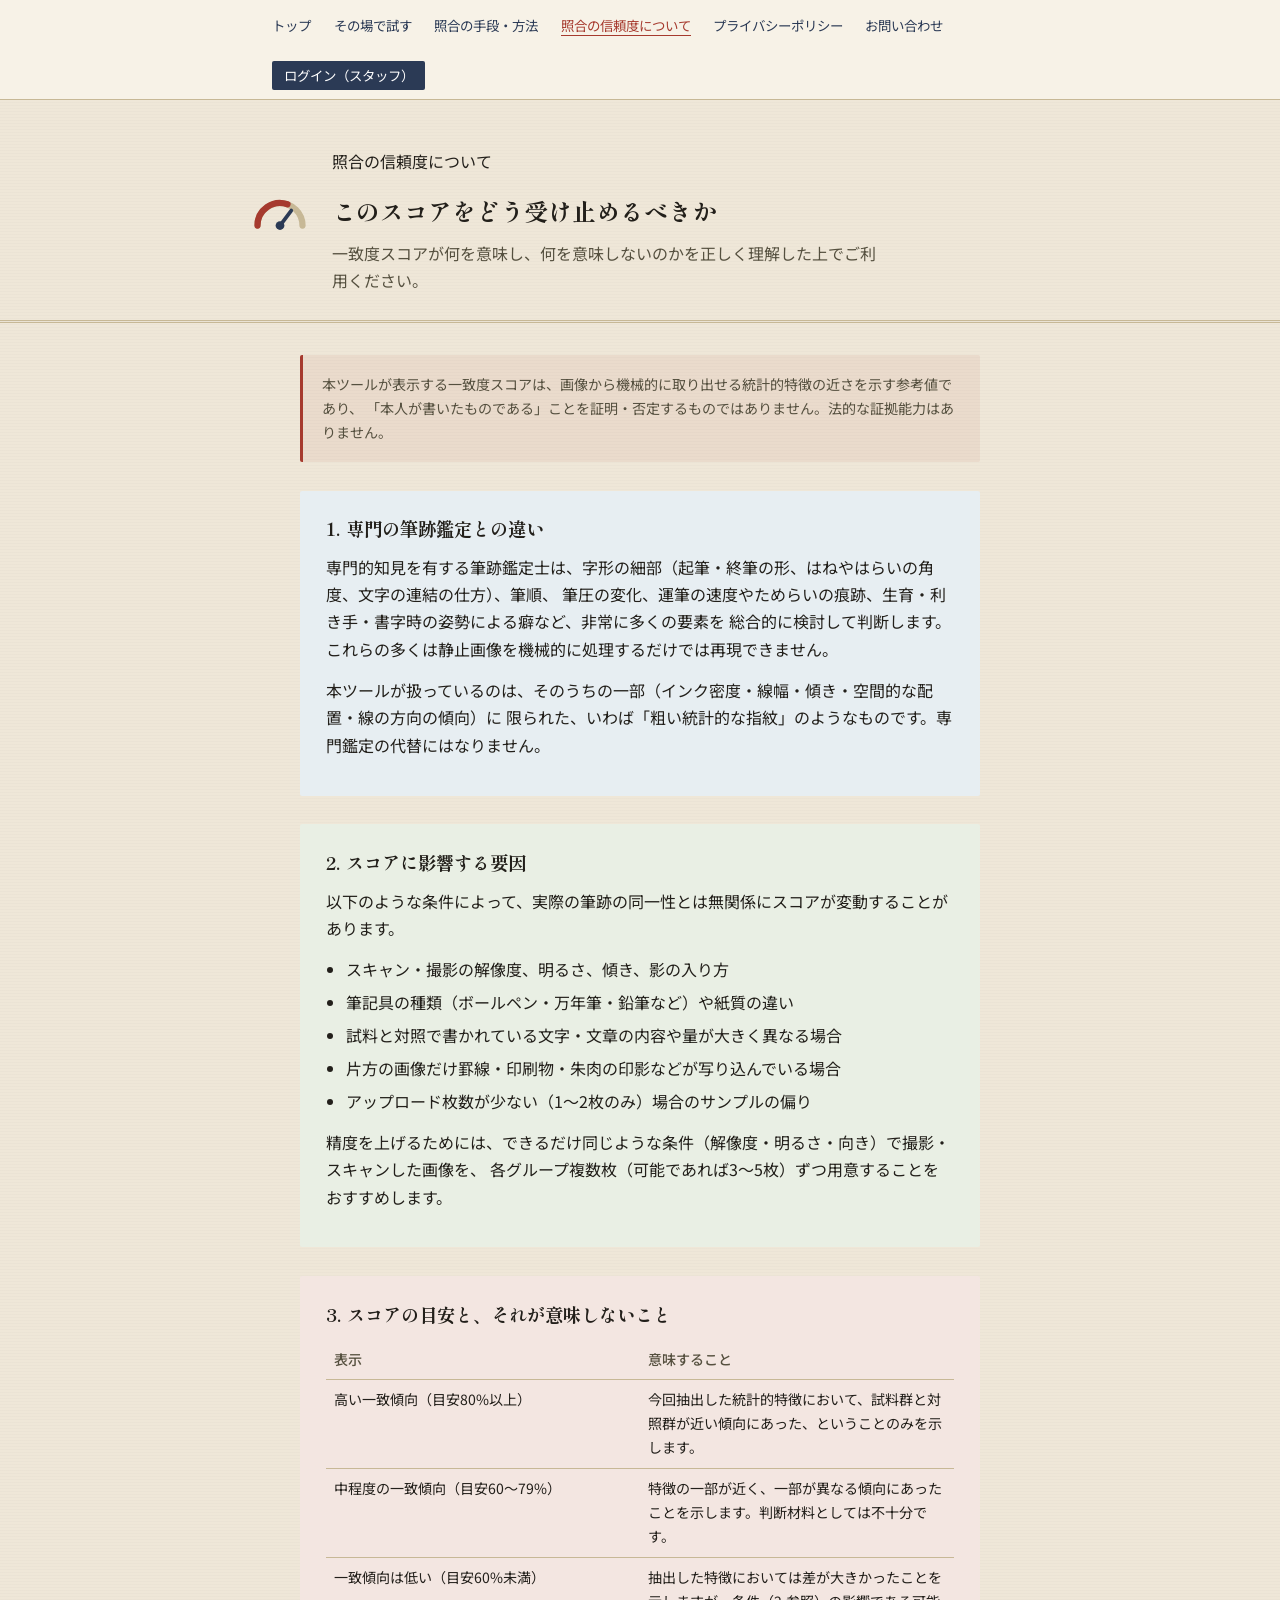
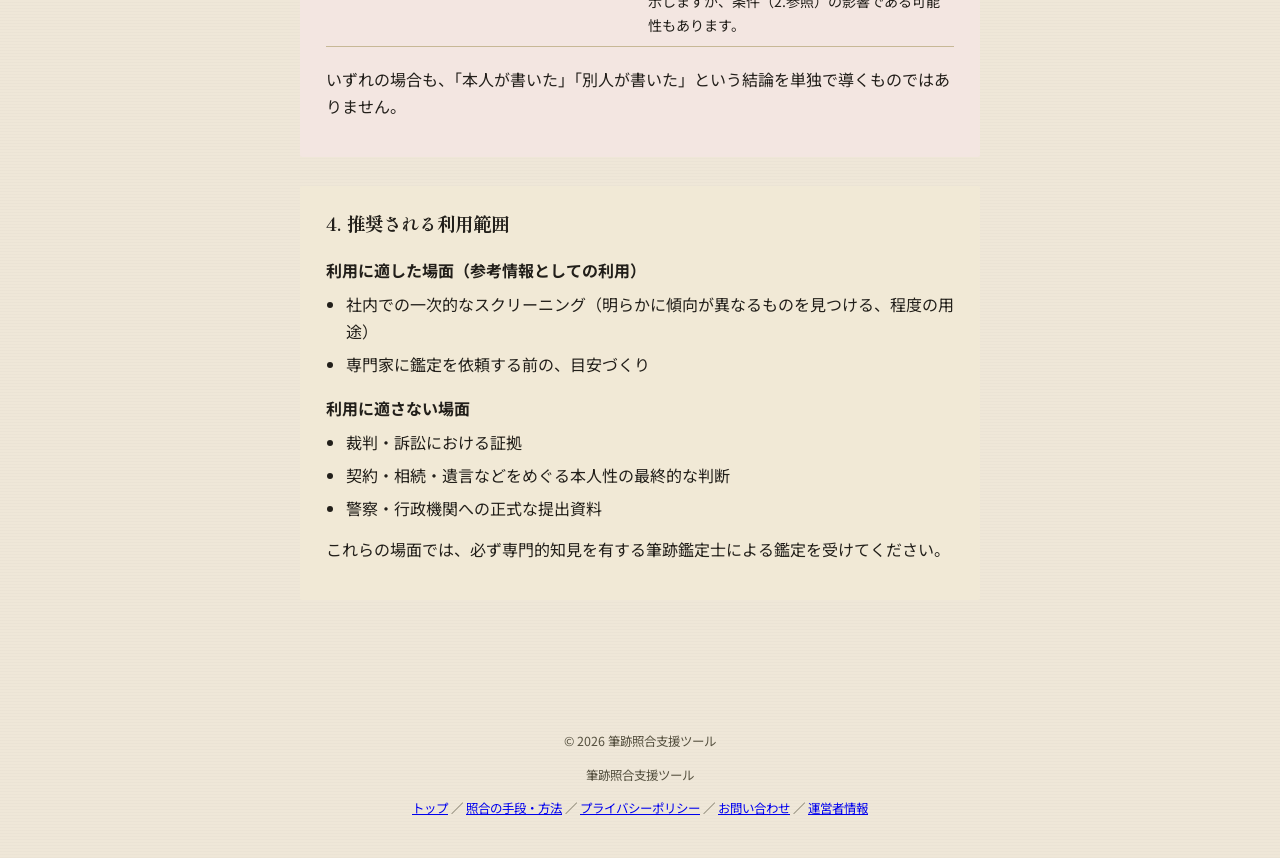
<file: reliability.html>
<!DOCTYPE html>
<html lang="ja">
<head>
<meta charset="UTF-8">
<meta name="viewport" content="width=device-width, initial-scale=1.0">
<title>照合の信頼度について | 筆跡照合支援ツール</title>
<link rel="icon" type="image/png" sizes="32x32" href="favicon-32.png">
<link rel="icon" type="image/png" sizes="16x16" href="favicon-16.png">
<link rel="apple-touch-icon" sizes="180x180" href="apple-touch-icon.png">
<link rel="shortcut icon" href="favicon.ico">
<link rel="stylesheet" href="style.css">
</head>
<body>

<nav class="site-nav" aria-label="サイト内ページ">
  <ul>
    <li><a href="index.html">トップ</a></li>
    <li><a href="check.html">その場で試す</a></li>
    <li><a href="methodology.html">照合の手段・方法</a></li>
    <li><a href="reliability.html" aria-current="page">照合の信頼度について</a></li>
    <li><a href="privacy.html">プライバシーポリシー</a></li>
    <li><a href="contact.html">お問い合わせ</a></li>
    <li><a href="login.html" class="site-nav-login">ログイン（スタッフ）</a></li>
  </ul>
</nav>

<header class="page-header">
  <div class="header-inner">
    <svg class="page-header-icon" viewBox="0 0 48 48" role="img" aria-hidden="true">
      <path d="M6 34 A18 18 0 0 1 42 34" fill="none" stroke="var(--line)" stroke-width="5" stroke-linecap="round"/>
      <path d="M6 34 A18 18 0 0 1 30 17" fill="none" stroke="var(--seal)" stroke-width="5" stroke-linecap="round"/>
      <line x1="24" y1="34" x2="33" y2="22" stroke="var(--navy)" stroke-width="3" stroke-linecap="round"/>
      <circle cx="24" cy="34" r="3.5" fill="var(--navy)"/>
    </svg>
    <div class="page-header-text">
      <p class="eyebrow-none">照合の信頼度について</p>
      <h1>このスコアをどう受け止めるべきか</h1>
      <p class="lede">一致度スコアが何を意味し、何を意味しないのかを正しく理解した上でご利用ください。</p>
    </div>
  </div>
</header>

<main>
  <article class="article">

    <section class="note-box">
      本ツールが表示する一致度スコアは、画像から機械的に取り出せる統計的特徴の近さを示す参考値であり、
      「本人が書いたものである」ことを証明・否定するものではありません。法的な証拠能力はありません。
    </section>

    <section>
      <h2>1. 専門の筆跡鑑定との違い</h2>
      <p>
        専門的知見を有する筆跡鑑定士は、字形の細部（起筆・終筆の形、はねやはらいの角度、文字の連結の仕方）、筆順、
        筆圧の変化、運筆の速度やためらいの痕跡、生育・利き手・書字時の姿勢による癖など、非常に多くの要素を
        総合的に検討して判断します。これらの多くは静止画像を機械的に処理するだけでは再現できません。
      </p>
      <p>
        本ツールが扱っているのは、そのうちの一部（インク密度・線幅・傾き・空間的な配置・線の方向の傾向）に
        限られた、いわば「粗い統計的な指紋」のようなものです。専門鑑定の代替にはなりません。
      </p>
    </section>

    <section>
      <h2>2. スコアに影響する要因</h2>
      <p>以下のような条件によって、実際の筆跡の同一性とは無関係にスコアが変動することがあります。</p>
      <ul>
        <li>スキャン・撮影の解像度、明るさ、傾き、影の入り方</li>
        <li>筆記具の種類（ボールペン・万年筆・鉛筆など）や紙質の違い</li>
        <li>試料と対照で書かれている文字・文章の内容や量が大きく異なる場合</li>
        <li>片方の画像だけ罫線・印刷物・朱肉の印影などが写り込んでいる場合</li>
        <li>アップロード枚数が少ない（1〜2枚のみ）場合のサンプルの偏り</li>
      </ul>
      <p>
        精度を上げるためには、できるだけ同じような条件（解像度・明るさ・向き）で撮影・スキャンした画像を、
        各グループ複数枚（可能であれば3〜5枚）ずつ用意することをおすすめします。
      </p>
    </section>

    <section>
      <h2>3. スコアの目安と、それが意味しないこと</h2>
      <table>
        <thead><tr><th>表示</th><th>意味すること</th></tr></thead>
        <tbody>
          <tr><td>高い一致傾向（目安80%以上）</td><td>今回抽出した統計的特徴において、試料群と対照群が近い傾向にあった、ということのみを示します。</td></tr>
          <tr><td>中程度の一致傾向（目安60〜79%）</td><td>特徴の一部が近く、一部が異なる傾向にあったことを示します。判断材料としては不十分です。</td></tr>
          <tr><td>一致傾向は低い（目安60%未満）</td><td>抽出した特徴においては差が大きかったことを示しますが、条件（2.参照）の影響である可能性もあります。</td></tr>
        </tbody>
      </table>
      <p>
        いずれの場合も、「本人が書いた」「別人が書いた」という結論を単独で導くものではありません。
      </p>
    </section>

    <section>
      <h2>4. 推奨される利用範囲</h2>
      <h3>利用に適した場面（参考情報としての利用）</h3>
      <ul>
        <li>社内での一次的なスクリーニング（明らかに傾向が異なるものを見つける、程度の用途）</li>
        <li>専門家に鑑定を依頼する前の、目安づくり</li>
      </ul>
      <h3>利用に適さない場面</h3>
      <ul>
        <li>裁判・訴訟における証拠</li>
        <li>契約・相続・遺言などをめぐる本人性の最終的な判断</li>
        <li>警察・行政機関への正式な提出資料</li>
      </ul>
      <p>
        これらの場面では、必ず専門的知見を有する筆跡鑑定士による鑑定を受けてください。
      </p>
    </section>

  </article>
</main>

<footer class="site-footer">
  <p class="site-copyright">© <span class="js-copyright-year">2026</span> 筆跡照合支援ツール</p>
  <p>筆跡照合支援ツール</p>
  <p><a href="index.html">トップ</a> ／ <a href="methodology.html">照合の手段・方法</a> ／ <a href="privacy.html">プライバシーポリシー</a> ／ <a href="contact.html">お問い合わせ</a> ／ <a href="operator.html">運営者情報</a></p>
</footer>

<script src="copyright.js"></script>
</body>
</html>
</file>
<file: style.css>
@import url('https://fonts.googleapis.com/css2?family=Shippori+Mincho:wght@500;700&family=Noto+Sans+JP:wght@400;500;700&display=swap');

:root{
  --paper: #EFE7D8;
  --paper-panel: #F7F2E7;
  --ink: #221F1A;
  --ink-soft: #55503F;
  --line: #C7B896;
  --navy: #2B3A55;
  --navy-soft: #4C5C7A;
  --seal: #A63A2E;
  --seal-soft: #C97B6C;
  --good: #3D6B4A;
  --radius-doc: 2px;

  --tint-sand:  #F1E9D6;
  --tint-sky:   #E7EEF2;
  --tint-sage:  #E9EFE4;
  --tint-blush: #F3E6E1;
}

*{ box-sizing: border-box; }

html{ scroll-behavior: smooth; }

body{
  margin:0;
  background: var(--paper);
  background-image:
    repeating-linear-gradient(0deg, rgba(0,0,0,0.015) 0px, rgba(0,0,0,0.015) 1px, transparent 1px, transparent 3px);
  color: var(--ink);
  font-family: 'Noto Sans JP', sans-serif;
  line-height: 1.7;
}

h1,h2,h3,h4{
  font-family: 'Shippori Mincho', serif;
  font-weight: 700;
  margin: 0 0 .3em;
  color: var(--ink);
}

/* ---------- top nav ---------- */
.site-nav{
  border-bottom: 1px solid var(--line);
  background: var(--paper-panel);
}
.site-nav ul{
  max-width: 780px; margin: 0 auto; padding: .7rem 1.4rem;
  list-style:none; display:flex; flex-wrap:wrap; gap: 1.4rem;
}
.site-nav a{
  font-size: .84rem; color: var(--navy); text-decoration: none;
  border-bottom: 1px solid transparent;
}
.site-nav a:hover{ border-bottom-color: var(--navy); }
.site-nav a[aria-current="page"]{ color: var(--seal); border-bottom-color: var(--seal); }
.site-nav a.site-nav-login{
  color: #fff; background: var(--navy); padding: .25rem .7rem; border-radius: var(--radius-doc);
  border-bottom-color: transparent;
}
.site-nav a.site-nav-login:hover{ background: var(--navy-soft); border-bottom-color: transparent; }
.site-nav a.site-nav-login[aria-current="page"]{ background: var(--seal); color:#fff; }

/* ---------- header ---------- */
.site-header{
  border-bottom: 3px double var(--line);
  padding: 2.4rem 1.4rem 2rem;
}

/* ---------- simple page header (sub-pages) ---------- */
.page-header{
  border-bottom: 3px double var(--line);
  padding: 2rem 1.4rem 1.6rem;
}
.page-header .header-inner{ display:flex; align-items:center; gap: 1.4rem; }
.page-header-icon{ flex: 0 0 auto; width: 60px; height: 60px; }
.page-header-text{ flex: 1; min-width:0; }
.page-header h1{ font-size: 1.5rem; margin-bottom: .5rem; }
.page-header .lede{ max-width: 62ch; }
@media (max-width: 480px){
  .page-header .header-inner{ align-items:flex-start; }
  .page-header-icon{ width:44px; height:44px; }
}

/* ---------- article content (sub-pages) ---------- */
.article{ max-width: 680px; margin: 0 auto; }
.article section{
  margin-bottom: 1.8rem;
  padding: 1.4rem 1.6rem;
  border-radius: var(--radius-doc);
  background: var(--tint-sand);
}
.article section:nth-of-type(4n+2){ background: var(--tint-sky); }
.article section:nth-of-type(4n+3){ background: var(--tint-sage); }
.article section:nth-of-type(4n+4){ background: var(--tint-blush); }
.article h2{ font-size: 1.15rem; margin-bottom: .6rem; }
.article h3{ font-size: 1rem; margin: 1.1rem 0 .4rem; font-family:'Noto Sans JP',sans-serif; font-weight:700; }
.article h3:first-child{ margin-top: 0; }
.article p{ margin: 0 0 .9rem; color: var(--ink); }
.article ul, .article ol{ margin: 0 0 .9rem; padding-left: 1.3rem; }
.article li{ margin-bottom: .35rem; }
.article table{ width:100%; table-layout: fixed; border-collapse: collapse; margin: 0 0 1.2rem; font-size:.88rem; background: transparent; }
.article th, .article td{
  border-bottom: 1px solid var(--line); padding:.5rem .5rem; text-align:left; vertical-align:top;
  overflow-wrap: break-word; word-break: break-word;
}
.article th{ color: var(--ink-soft); font-weight:500; width: 32%; }

/* 取得する情報などの一覧を、行の高さがバラつく表の代わりに使う定義リスト */
.info-list{ margin: 0 0 1rem; }
.info-item{ padding: .6rem 0; border-bottom: 1px solid var(--line); }
.info-item:last-child{ border-bottom: none; }
.info-item dt{ font-weight: 700; margin-bottom: .2rem; }
.info-item dd{ margin: 0; color: var(--ink-soft); font-size: .88rem; }

.article section.note-box{
  background: rgba(166,58,46,.07); border-left:3px solid var(--seal);
  padding: 1.1rem 1.2rem; font-size: .88rem; color: var(--ink-soft);
}
.article .updated{ font-size: .8rem; color: var(--ink-soft); margin-top: -1rem; margin-bottom: 1.4rem; background:none; padding:0; }

/* ---------- 小さな挿絵アイコン（section-icon） ---------- */
.section-icon{ display:block; width:48px; height:48px; margin: 0 0 .6rem; }
.expert-callout .section-icon{ margin: 0 auto .6rem; }

/* ---------- 専門家への案内（トップページ） ---------- */
.expert-callout{
  background: var(--navy) !important;
  color: #fff;
  text-align: center;
  padding: 1.8rem 1.6rem;
}
.expert-callout h3{ color:#fff; margin-top:0; }
.expert-callout p{ color: rgba(255,255,255,.85); }
.expert-callout-link{
  display:inline-block; width:auto; margin-top:.6rem;
  background:#fff; color: var(--navy); border-color:#fff;
}
.expert-callout-link:hover{ background: var(--tint-sand); }

/* ---------- ホームのイラスト（ログインへのリンク） ---------- */
.hero-illustration-link{
  display:block; max-width: 780px; margin: 1.6rem auto 0; padding: 0 1.4rem;
  text-decoration:none; text-align:center;
}
.hero-illustration{ width:100%; max-width: 480px; height:auto; }
.hero-illustration-caption{
  display:block; margin-top:.5rem; font-size:.85rem; color: var(--navy);
  border-bottom: 1px solid transparent;
}
.hero-illustration-link:hover .hero-illustration-caption{ border-bottom-color: var(--navy); }
.hero-illustration-link:hover .hero-illustration{ filter: brightness(1.03); }

/* ---------- ログイン手順（login.html） ---------- */
.login-steps{ padding-left: 1.4rem; margin: 0 0 1rem; }
.login-steps li{ margin-bottom: .5rem; }
.header-inner{
  max-width: 780px;
  margin: 0 auto;
  display:flex;
  gap: 1.6rem;
  align-items:flex-start;
}
.header-text{ flex:1; min-width:0; }
.site-header h1{ font-size: 2.1rem; margin-bottom:.5rem; }
.lede{ margin:0; color: var(--ink-soft); max-width: 58ch; }
.lede-notes{ margin:.7rem 0 0; padding-left: 1.2rem; max-width: 62ch; color: var(--ink-soft); font-size: .95rem; }
.lede-notes li{ margin-bottom:.4rem; }
.lede-notes li:last-child{ margin-bottom:0; }

/* ---------- layout ---------- */
main{ max-width: 780px; margin: 0 auto; padding: 2rem 1.4rem 4rem; }

.panel{
  background: var(--paper-panel);
  border: 1px solid var(--line);
  border-radius: var(--radius-doc);
  padding: 1.8rem 1.6rem;
  margin-bottom: 1.6rem;
}
.panel--sage{ background: var(--tint-sage); }
.panel--sky{ background: var(--tint-sky); }
.panel--sand{ background: var(--tint-sand); }
.panel--blush{ background: var(--tint-blush); }
.panel h2{ font-size: 1.2rem; display:flex; align-items:center; gap:.7rem; margin-bottom:1.1rem;}
.step-num{
  display:inline-flex; align-items:center; justify-content:center;
  width:1.7rem; height:1.7rem; border:1px solid var(--navy); color:var(--navy);
  font-family:'Shippori Mincho',serif; font-size:.95rem; border-radius:50%;
  flex:0 0 auto;
}

.hint{ font-size:.85rem; color: var(--ink-soft); margin:.6rem 0 0; }

/* ---------- 実行回数（stats） ---------- */
.stats-list{ list-style:none; margin: 0; padding:0; display:flex; flex-wrap:wrap; gap: 1.4rem; }
.stats-list li{
  display:flex; flex-direction:column; gap:.2rem;
  background: rgba(255,255,255,.5); border:1px solid var(--line); border-radius: var(--radius-doc);
  padding: .8rem 1.1rem; min-width: 160px;
}
.stats-label{ font-size:.78rem; color: var(--ink-soft); }
.stats-value{ font-family:'Shippori Mincho',serif; font-size:1.6rem; color: var(--navy); }

/* ---------- auth ---------- */
#auth-signed-in .hint{ display:flex; align-items:center; gap:.7rem; flex-wrap:wrap; }

/* ---------- case row ---------- */
.case-row{ display:flex; flex-wrap:wrap; gap:.6rem; }
.case-row select, .case-row input[type=text], .case-row input[type=email], .case-row input[type=password]{ flex:1 1 200px; }

select, input[type=text], input[type=email], input[type=password], textarea{
  font-family:'Noto Sans JP',sans-serif;
  padding: .55rem .7rem;
  border: 1px solid var(--line);
  background: #fff;
  color: var(--ink);
  border-radius: var(--radius-doc);
  font-size: .92rem;
}
select:focus, input:focus, textarea:focus{ outline: 2px solid var(--navy-soft); outline-offset:1px; }

/* ---------- buttons ---------- */
.btn{
  font-family:'Noto Sans JP',sans-serif;
  font-weight:500;
  font-size:.92rem;
  padding: .6rem 1.2rem;
  border-radius: var(--radius-doc);
  border: 1px solid var(--navy);
  background: var(--navy);
  color: #fff;
  cursor:pointer;
  transition: transform .12s ease, background .15s ease;
}
.btn:hover:not(:disabled){ background: var(--navy-soft); }
.btn:active:not(:disabled){ transform: translateY(1px); }
.btn:disabled{ opacity:.4; cursor:not-allowed; }
.btn-quiet{ background: transparent; color: var(--navy); }
.btn-quiet:hover:not(:disabled){ background: rgba(43,58,85,0.08); }
.btn-danger{ border-color: var(--seal); color: var(--seal); }
.btn-danger:hover{ background: rgba(166,58,46,0.08); }
.btn-primary{ display:block; width:100%; margin-top: .4rem; padding:.8rem; font-size:1rem; }

/* ---------- upload ---------- */
.upload-grid{ display:grid; grid-template-columns: 1fr 1fr; gap: 1.4rem; }
@media (max-width: 640px){ .upload-grid{ grid-template-columns: 1fr; } }

.upload-col h3{ font-size: 1rem; margin-bottom:.6rem; }
.upload-col h3 .sub{ display:block; font-family:'Noto Sans JP',sans-serif; font-weight:400; font-size:.78rem; color:var(--ink-soft); margin-top:.15rem; }

.dropzone{
  display:flex; flex-direction:column; align-items:center; justify-content:center;
  gap:.3rem;
  border: 1.5px dashed var(--line);
  border-radius: var(--radius-doc);
  padding: 1.6rem 1rem;
  text-align:center;
  cursor:pointer;
  background: rgba(255,255,255,.4);
  transition: border-color .15s ease, background .15s ease;
}
.dropzone:hover{ border-color: var(--navy-soft); background: rgba(255,255,255,.7); }
.dz-main{ font-size:.9rem; }
.dz-sub{ font-size:.76rem; color: var(--ink-soft); }

.thumb-list{
  list-style:none; margin: .8rem 0 0; padding:0;
  display:grid; grid-template-columns: repeat(5, 1fr); gap:.5rem;
}
@media (max-width:480px){ .thumb-list{ grid-template-columns: repeat(3, 1fr); } }
.thumb-list li{
  position:relative; aspect-ratio: 210/297;
  border:1px solid var(--line); background:#fff; overflow:hidden; border-radius:2px;
}
.thumb-list img{ width:100%; height:100%; object-fit:cover; display:block; }
.thumb-list button{
  position:absolute; top:2px; right:2px; width:18px; height:18px; line-height:1;
  border:none; border-radius:50%; background: rgba(34,31,26,.75); color:#fff; font-size:.7rem; cursor:pointer;
}

/* ---------- analyze / score ---------- */
#analyze-status{ min-height:1.2em; }

.score-block{ display:flex; align-items:center; gap:1.4rem; margin: 1.2rem 0 1.6rem; flex-wrap:wrap; }
.score-ring{
  flex:0 0 auto; width:104px; height:104px; border-radius:50%;
  border: 6px solid var(--navy);
  display:flex; align-items:baseline; justify-content:center;
  font-family:'Shippori Mincho',serif;
}
#score-number{ font-size:2rem; }
.score-percent{ font-size:1rem; margin-left:.1rem; }
.score-text{ flex:1; min-width:180px; }
.score-verdict{ font-family:'Shippori Mincho',serif; font-size:1.15rem; margin:0 0 .3rem; }
.score-detail{ margin:0; color:var(--ink-soft); font-size:.88rem; }

.feature-table{ width:100%; border-collapse: collapse; margin-bottom:1.4rem; font-size:.85rem; }
.feature-table th, .feature-table td{ border-bottom:1px solid var(--line); padding:.5rem .4rem; text-align:left; }
.feature-table th{ color:var(--ink-soft); font-weight:500; }

/* ---------- certificate controls ---------- */
.cert-controls{ display:flex; flex-wrap:wrap; gap:1rem; align-items:flex-end; margin-bottom:1.4rem; }
.cert-controls label{ display:flex; flex-direction:column; gap:.3rem; font-size:.8rem; color:var(--ink-soft); flex:1 1 200px; }
.cert-controls input{ flex:none; }
.cert-controls .btn{ margin-left:auto; }

.cert-inquire-link{ display:block; width: fit-content; margin: 1.2rem auto 0; text-decoration:none; text-align:center; }

/* ---------- certificate document ---------- */
.certificate{
  position: relative;
  background:#fff;
  border: 1px solid var(--line);
  padding: 2.4rem 2rem;
  max-width: 680px;
  margin: 0 auto;
  box-shadow: 0 2px 10px rgba(34,31,26,.07);
  overflow: hidden;
}
/* 様式の模倣・偽造対策の透かし。サイト名を背景に薄く繰り返し表示する。
   コンテンツ本文は不透明色で上に重なるため、可読性には影響しない。 */
.certificate::before{
  content: "筆跡照合支援ツール　筆跡照合支援ツール　筆跡照合支援ツール";
  position: absolute;
  top: 0; left: -20%;
  width: 140%;
  text-align: center;
  transform: rotate(-24deg);
  transform-origin: center;
  font-family: 'Shippori Mincho', serif;
  font-size: 1.3rem;
  line-height: 4.4rem;
  letter-spacing: .18em;
  color: rgba(43,58,85,.05);
  white-space: pre-wrap;
  pointer-events: none;
  user-select: none;
  z-index: 0;
}
.cert-header, .cert-meta, .cert-result, .cert-features, .cert-note, .cert-disclaimer{
  position: relative;
  z-index: 1;
}
.cert-header{ text-align:center; border-bottom:2px solid var(--ink); padding-bottom:1rem; margin-bottom:1.4rem; break-inside: avoid; page-break-inside: avoid; }
.cert-header h3{ font-size:1.5rem; letter-spacing:.25em; text-indent:.25em; }
.cert-id{ font-size:.75rem; color:var(--ink-soft); margin:.4rem 0 0; }
.cert-verify{ font-size:.72rem; color:var(--ink-soft); margin:.2rem 0 0; letter-spacing:.03em; }

.cert-meta{ width:100%; border-collapse:collapse; margin-bottom:1.6rem; font-size:.9rem; break-inside: avoid; page-break-inside: avoid; }
.cert-meta th{ width:7em; text-align:left; color:var(--ink-soft); font-weight:500; padding:.4rem 0; vertical-align:top; }
.cert-meta td{ padding:.4rem 0; }

.cert-result{ text-align:center; margin: 1.6rem 0; break-inside: avoid; page-break-inside: avoid; }
.cert-result h4{ font-size:.9rem; color:var(--ink-soft); margin-bottom:.4rem; }
.cert-score{ font-family:'Shippori Mincho',serif; font-size:2.6rem; margin:0; }
.cert-verdict{ margin:.2rem 0 0; font-size:1rem; }

.cert-features h4{ font-size:.9rem; color:var(--ink-soft); margin-bottom:.5rem; }
.cert-feature-table{ width:100%; border-collapse:collapse; font-size:.85rem; margin-bottom:1.6rem; }
.cert-feature-table th, .cert-feature-table td{ border-bottom:1px solid var(--line); padding:.4rem; text-align:left; }
.cert-feature-table tr{ break-inside: avoid; page-break-inside: avoid; }

.cert-note h4{ font-size:.9rem; color:var(--ink-soft); margin-bottom:.3rem; }
.cert-note p{ margin:0 0 1.6rem; }

.cert-disclaimer{ background: rgba(166,58,46,.05); border-left:3px solid var(--seal); padding: .9rem 1rem; margin-bottom:1.8rem; break-inside: avoid; page-break-inside: avoid; }
.cert-disclaimer h4{ font-size:.82rem; color:var(--seal); margin-bottom:.3rem; }
.cert-disclaimer p{ margin:0; font-size:.82rem; color:var(--ink-soft); }

/* ---------- inquiry form ---------- */
.inquiry-form{ display:flex; flex-direction:column; gap:.7rem; max-width: 480px; }
.inquiry-form textarea{ resize: vertical; font-family:inherit; }
.inquiry-form .btn{ align-self:flex-start; }
.inquiry-usage{ border: 1px solid var(--line); border-radius: 8px; padding: .8rem 1rem 1rem; margin:0; }
.inquiry-usage legend{ font-size:.85rem; font-weight:700; padding:0 .3rem; }
.inquiry-usage .radio-option{ display:flex; align-items:flex-start; gap:.5rem; font-size:.88rem; color: var(--ink); margin-top:.5rem; cursor:pointer; }
.inquiry-usage .radio-option input{ margin-top:.2rem; flex:none; }

/* ---------- footer ---------- */
.site-footer{ text-align:center; padding: 1.6rem; font-size:.78rem; color: var(--ink-soft); }

/* ---------- print ---------- */
@page{ size: A4; margin: 15mm; }
@media print{
  .site-header, .site-nav, .site-footer, .page-header,
  #panel-auth, #panel-case, #panel-upload, #panel-analyze, #panel-about,
  .expert-callout, .hero-illustration-link,
  #panel-certificate > h2,
  .cert-controls, .cert-inquire-link{ display:none !important; }
  body{ background:#fff; }
  main{ margin:0; padding:0; }
  #panel-certificate{ padding:0; margin:0; background:none; }
  .certificate{ box-shadow:none; border:none; margin:0; max-width:none; }
}
</file>
